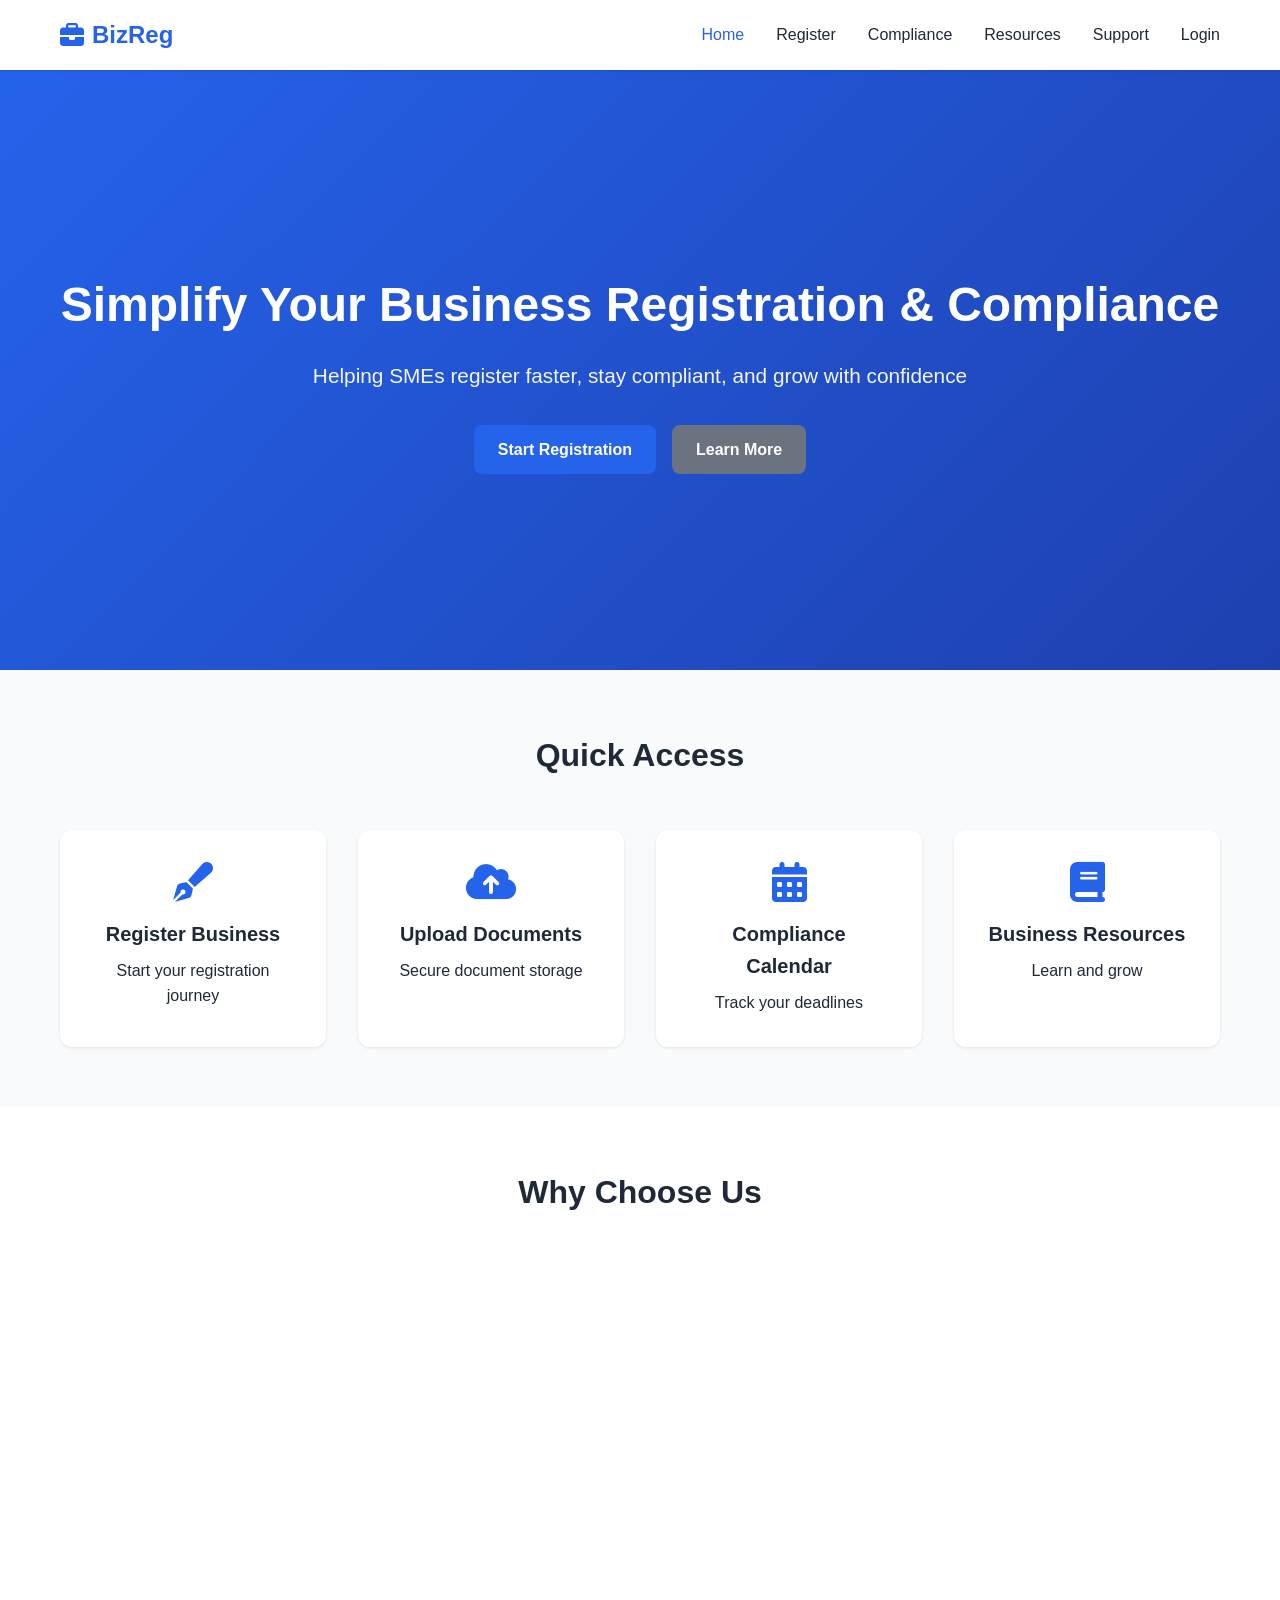
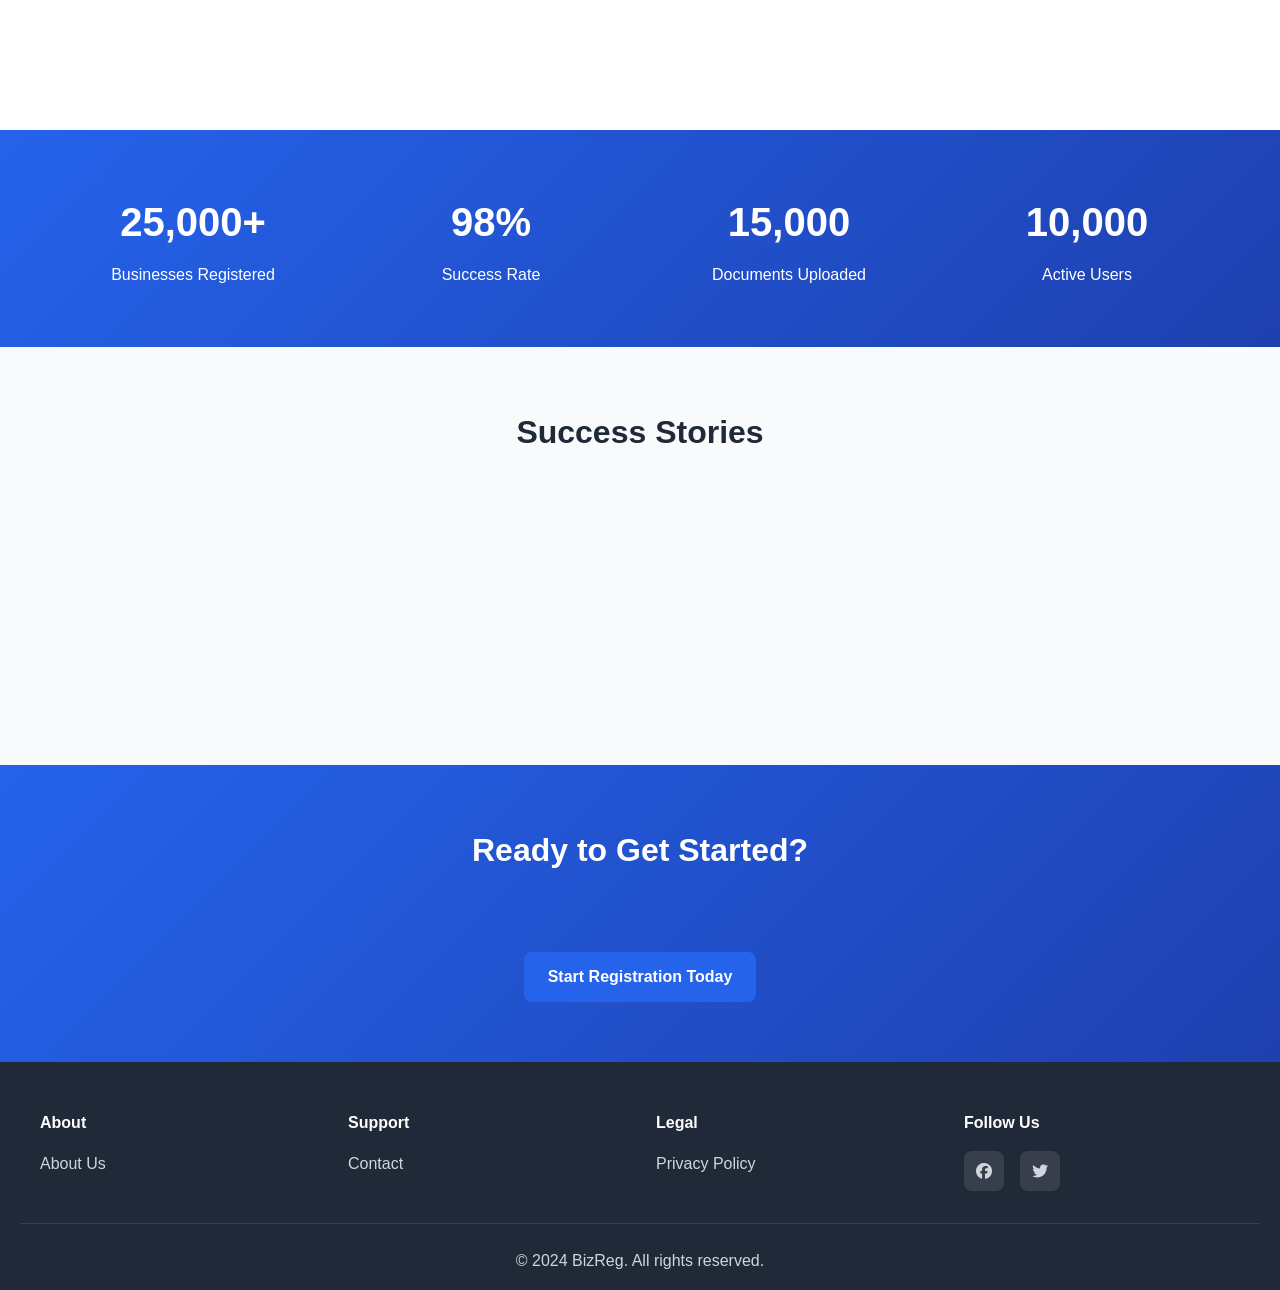
<file: index.html>
<!DOCTYPE html>
<html lang="en">
<head>
    <meta charset="UTF-8">
    <meta name="viewport" content="width=device-width, initial-scale=1.0">
    <title>BizReg - Digital Business Registration Portal</title>
    <link rel="stylesheet" href="assets/styles.css">
    <link rel="stylesheet" href="https://cdnjs.cloudflare.com/ajax/libs/font-awesome/6.4.0/css/all.min.css">
</head>
<body>
    <nav class="navbar">
        <div class="navbar-container">
            <div class="navbar-logo">
                <i class="fas fa-briefcase"></i> BizReg
            </div>
            <ul class="navbar-menu">
                <li><a href="index.html" class="nav-link active">Home</a></li>
                <li><a href="register.html" class="nav-link">Register</a></li>
                <li><a href="compliance.html" class="nav-link">Compliance</a></li>
                <li><a href="resources.html" class="nav-link">Resources</a></li>
                <li><a href="support.html" class="nav-link">Support</a></li>
                <li><a href="login.html" class="nav-link">Login</a></li>
            </ul>
            <div class="hamburger"><span></span><span></span><span></span></div>
        </div>
    </nav>

    <section class="hero">
        <div class="hero-content">
            <h1>Simplify Your Business Registration & Compliance</h1>
            <p>Helping SMEs register faster, stay compliant, and grow with confidence</p>
            <div class="hero-buttons">
                <a href="register.html" class="btn btn-primary">Start Registration</a>
                <a href="#features" class="btn btn-secondary">Learn More</a>
            </div>
        </div>
    </section>

    <section class="quick-access">
        <div class="container">
            <h2>Quick Access</h2>
            <div class="cards-grid">
                <a href="register.html" class="quick-card">
                    <i class="fas fa-pen-fancy"></i>
                    <h3>Register Business</h3>
                    <p>Start your registration journey</p>
                </a>
                <a href="dashboard.html" class="quick-card">
                    <i class="fas fa-cloud-upload-alt"></i>
                    <h3>Upload Documents</h3>
                    <p>Secure document storage</p>
                </a>
                <a href="compliance.html" class="quick-card">
                    <i class="fas fa-calendar-alt"></i>
                    <h3>Compliance Calendar</h3>
                    <p>Track your deadlines</p>
                </a>
                <a href="resources.html" class="quick-card">
                    <i class="fas fa-book"></i>
                    <h3>Business Resources</h3>
                    <p>Learn and grow</p>
                </a>
            </div>
        </div>
    </section>

    <section class="features" id="features">
        <div class="container">
            <h2>Why Choose Us</h2>
            <div class="features-grid">
                <div class="feature-item">
                    <i class="fas fa-check-circle"></i>
                    <h3>Easy Registration</h3>
                    <p>Simple 5-step process</p>
                </div>
                <div class="feature-item">
                    <i class="fas fa-lock"></i>
                    <h3>Secure Document Storage</h3>
                    <p>Bank-level security</p>
                </div>
                <div class="feature-item">
                    <i class="fas fa-bell"></i>
                    <h3>Compliance Reminders</h3>
                    <p>Never miss deadlines</p>
                </div>
                <div class="feature-item">
                    <i class="fas fa-headset"></i>
                    <h3>Expert Support</h3>
                    <p>24/7 available</p>
                </div>
                <div class="feature-item">
                    <i class="fas fa-piggy-bank"></i>
                    <h3>Funding Opportunities</h3>
                    <p>Access to grants</p>
                </div>
                <div class="feature-item">
                    <i class="fas fa-chart-bar"></i>
                    <h3>Analytics & Insights</h3>
                    <p>Track growth</p>
                </div>
            </div>
        </div>
    </section>

    <section class="statistics">
        <div class="container">
            <div class="stats-grid">
                <div class="stat-item"><h3>25,000+</h3><p>Businesses Registered</p></div>
                <div class="stat-item"><h3>98%</h3><p>Success Rate</p></div>
                <div class="stat-item"><h3>15,000</h3><p>Documents Uploaded</p></div>
                <div class="stat-item"><h3>10,000</h3><p>Active Users</p></div>
            </div>
        </div>
    </section>

    <section class="testimonials">
        <div class="container">
            <h2>Success Stories</h2>
            <div class="testimonials-grid">
                <div class="testimonial-card">
                    <div class="stars"><i class="fas fa-star"></i><i class="fas fa-star"></i><i class="fas fa-star"></i><i class="fas fa-star"></i><i class="fas fa-star"></i></div>
                    <p>"BizReg made registering my business incredibly simple!"</p>
                    <h4>- Chioma Okonkwo</h4>
                </div>
                <div class="testimonial-card">
                    <div class="stars"><i class="fas fa-star"></i><i class="fas fa-star"></i><i class="fas fa-star"></i><i class="fas fa-star"></i><i class="fas fa-star"></i></div>
                    <p>"The compliance reminders saved me from missing critical deadlines!"</p>
                    <h4>- Adewale Okafor</h4>
                </div>
                <div class="testimonial-card">
                    <div class="stars"><i class="fas fa-star"></i><i class="fas fa-star"></i><i class="fas fa-star"></i><i class="fas fa-star"></i><i class="fas fa-star"></i></div>
                    <p>"The resources and mentorship helped me understand compliance!"</p>
                    <h4>- Zainab Ibrahim</h4>
                </div>
            </div>
        </div>
    </section>

    <section class="cta">
        <div class="container">
            <h2>Ready to Get Started?</h2>
            <p>Join thousands of successful businesses</p>
            <a href="register.html" class="btn btn-primary">Start Registration Today</a>
        </div>
    </section>

    <footer class="footer">
        <div class="footer-container">
            <div class="footer-section">
                <h4>About</h4>
                <ul><li><a href="#">About Us</a></li></ul>
            </div>
            <div class="footer-section">
                <h4>Support</h4>
                <ul><li><a href="support.html">Contact</a></li></ul>
            </div>
            <div class="footer-section">
                <h4>Legal</h4>
                <ul><li><a href="#">Privacy Policy</a></li></ul>
            </div>
            <div class="footer-section">
                <h4>Follow Us</h4>
                <div class="social-links">
                    <a href="#"><i class="fab fa-facebook"></i></a>
                    <a href="#"><i class="fab fa-twitter"></i></a>
                </div>
            </div>
        </div>
        <div class="footer-bottom">
            <p>&copy; 2024 BizReg. All rights reserved.</p>
        </div>
    </footer>
    <script src="assets/script.js"></script>
</body>
</html>
</file>
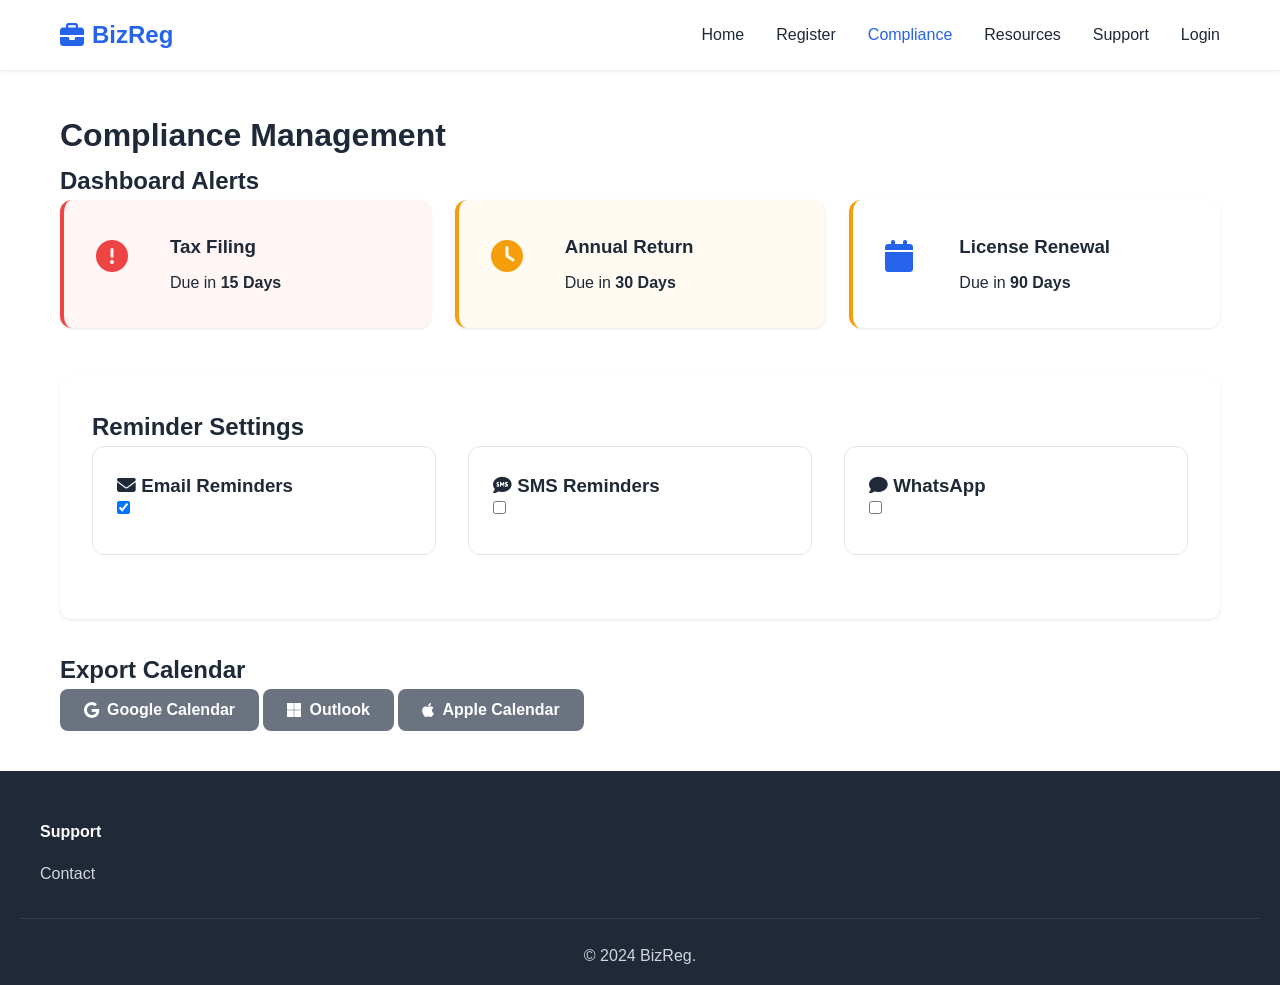
<file: compliance.html>
<!DOCTYPE html>
<html lang="en">
<head>
    <meta charset="UTF-8">
    <meta name="viewport" content="width=device-width, initial-scale=1.0">
    <title>Compliance - BizReg</title>
    <link rel="stylesheet" href="assets/styles.css">
    <link rel="stylesheet" href="https://cdnjs.cloudflare.com/ajax/libs/font-awesome/6.4.0/css/all.min.css">
</head>
<body>
    <nav class="navbar">
        <div class="navbar-container">
            <div class="navbar-logo"><i class="fas fa-briefcase"></i> BizReg</div>
            <ul class="navbar-menu">
                <li><a href="index.html" class="nav-link">Home</a></li>
                <li><a href="register.html" class="nav-link">Register</a></li>
                <li><a href="compliance.html" class="nav-link active">Compliance</a></li>
                <li><a href="resources.html" class="nav-link">Resources</a></li>
                <li><a href="support.html" class="nav-link">Support</a></li>
                <li><a href="login.html" class="nav-link">Login</a></li>
            </ul>
            <div class="hamburger"><span></span><span></span><span></span></div>
        </div>
    </nav>

    <div class="container compliance-page">
        <h1>Compliance Management</h1>

        <section class="compliance-alerts">
            <h2>Dashboard Alerts</h2>
            <div class="alerts-grid">
                <div class="alert-box urgent"><div class="alert-icon"><i class="fas fa-exclamation-circle"></i></div><div class="alert-content"><h3>Tax Filing</h3><p>Due in <strong>15 Days</strong></p></div></div>
                <div class="alert-box warning"><div class="alert-icon"><i class="fas fa-clock"></i></div><div class="alert-content"><h3>Annual Return</h3><p>Due in <strong>30 Days</strong></p></div></div>
                <div class="alert-box"><div class="alert-icon"><i class="fas fa-calendar"></i></div><div class="alert-content"><h3>License Renewal</h3><p>Due in <strong>90 Days</strong></p></div></div>
            </div>
        </section>

        <section class="reminder-settings">
            <h2>Reminder Settings</h2>
            <div class="settings-cards">
                <div class="setting-card">
                    <h3><i class="fas fa-envelope"></i> Email Reminders</h3>
                    <div class="toggle-switch"><input type="checkbox" id="emailToggle" checked><label for="emailToggle"></label></div>
                </div>
                <div class="setting-card">
                    <h3><i class="fas fa-sms"></i> SMS Reminders</h3>
                    <div class="toggle-switch"><input type="checkbox" id="smsToggle"><label for="smsToggle"></label></div>
                </div>
                <div class="setting-card">
                    <h3><i class="fas fa-comment"></i> WhatsApp</h3>
                    <div class="toggle-switch"><input type="checkbox" id="whatsappToggle"><label for="whatsappToggle"></label></div>
                </div>
            </div>
        </section>

        <section class="calendar-export">
            <h2>Export Calendar</h2>
            <div class="export-buttons">
                <button class="btn btn-secondary"><i class="fab fa-google"></i> Google Calendar</button>
                <button class="btn btn-secondary"><i class="fab fa-microsoft"></i> Outlook</button>
                <button class="btn btn-secondary"><i class="fab fa-apple"></i> Apple Calendar</button>
            </div>
        </section>
    </div>

    <footer class="footer">
        <div class="footer-container">
            <div class="footer-section"><h4>Support</h4><ul><li><a href="support.html">Contact</a></li></ul></div>
        </div>
        <div class="footer-bottom"><p>&copy; 2024 BizReg.</p></div>
    </footer>
    <script src="assets/script.js"></script>
</body>
</html>
</file>
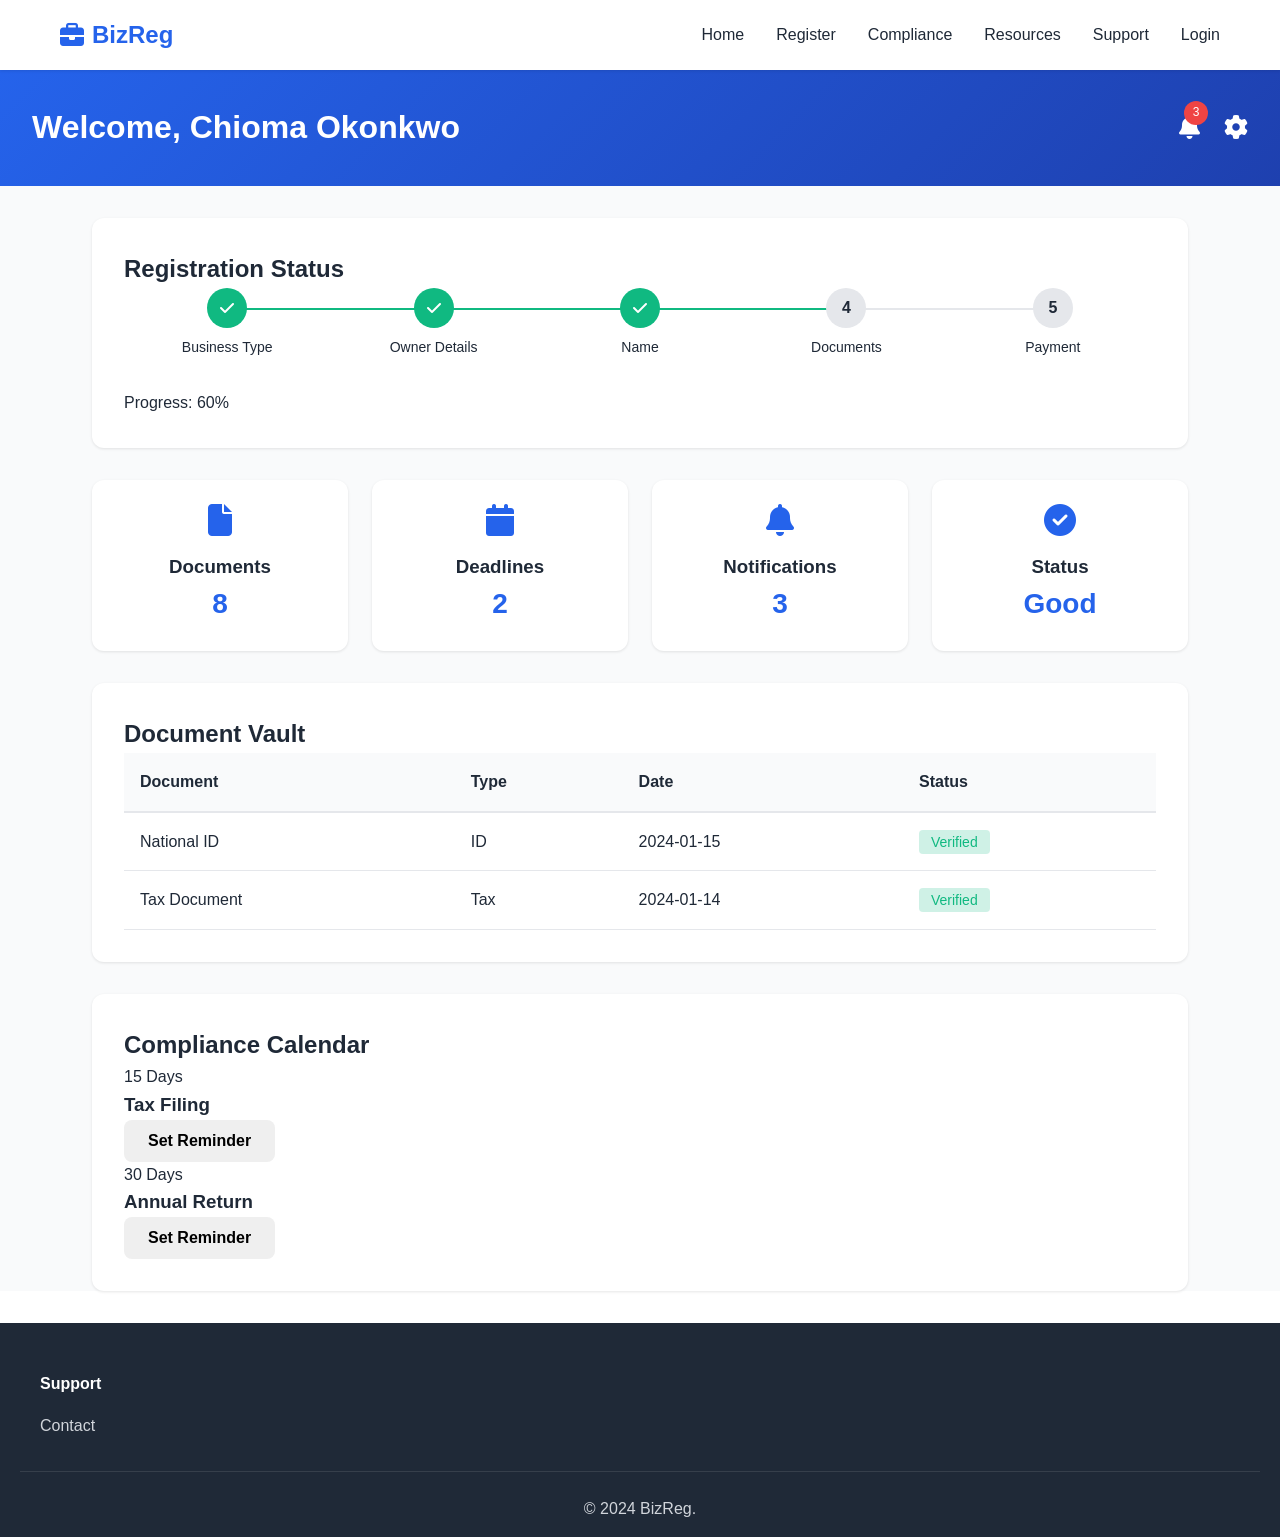
<file: dashboard.html>
<!DOCTYPE html>
<html lang="en">
<head>
    <meta charset="UTF-8">
    <meta name="viewport" content="width=device-width, initial-scale=1.0">
    <title>Dashboard - BizReg</title>
    <link rel="stylesheet" href="assets/styles.css">
    <link rel="stylesheet" href="https://cdnjs.cloudflare.com/ajax/libs/font-awesome/6.4.0/css/all.min.css">
</head>
<body>
    <nav class="navbar">
        <div class="navbar-container">
            <div class="navbar-logo"><i class="fas fa-briefcase"></i> BizReg</div>
            <ul class="navbar-menu">
                <li><a href="index.html" class="nav-link">Home</a></li>
                <li><a href="register.html" class="nav-link">Register</a></li>
                <li><a href="compliance.html" class="nav-link">Compliance</a></li>
                <li><a href="resources.html" class="nav-link">Resources</a></li>
                <li><a href="support.html" class="nav-link">Support</a></li>
                <li><a href="login.html" class="nav-link">Login</a></li>
            </ul>
            <div class="hamburger"><span></span><span></span><span></span></div>
        </div>
    </nav>

    <div class="dashboard-container">
        <div class="dashboard-header">
            <h1>Welcome, Chioma Okonkwo</h1>
            <div class="dashboard-top-icons">
                <div class="notification-icon"><i class="fas fa-bell"></i><span class="badge">3</span></div>
                <div class="settings-icon"><i class="fas fa-cog"></i></div>
            </div>
        </div>

        <div class="container">
            <section class="dashboard-section">
                <h2>Registration Status</h2>
                <div class="registration-tracker">
                    <div class="tracker-step completed"><div class="step-circle"><i class="fas fa-check"></i></div><p>Business Type</p></div>
                    <div class="tracker-step completed"><div class="step-circle"><i class="fas fa-check"></i></div><p>Owner Details</p></div>
                    <div class="tracker-step completed"><div class="step-circle"><i class="fas fa-check"></i></div><p>Name</p></div>
                    <div class="tracker-step"><div class="step-circle">4</div><p>Documents</p></div>
                    <div class="tracker-step"><div class="step-circle">5</div><p>Payment</p></div>
                </div>
                <div class="progress-bar-full"><div class="progress-fill" style="width: 60%;"></div></div>
                <p class="progress-text">Progress: 60%</p>
            </section>

            <section class="quick-stats">
                <div class="stat-card"><i class="fas fa-file"></i><h3>Documents</h3><p class="stat-number">8</p></div>
                <div class="stat-card"><i class="fas fa-calendar"></i><h3>Deadlines</h3><p class="stat-number">2</p></div>
                <div class="stat-card"><i class="fas fa-bell"></i><h3>Notifications</h3><p class="stat-number">3</p></div>
                <div class="stat-card"><i class="fas fa-check-circle"></i><h3>Status</h3><p class="stat-number">Good</p></div>
            </section>

            <section class="dashboard-section">
                <h2>Document Vault</h2>
                <div class="documents-table">
                    <table>
                        <thead>
                            <tr>
                                <th>Document</th><th>Type</th><th>Date</th><th>Status</th>
                            </tr>
                        </thead>
                        <tbody>
                            <tr>
                                <td>National ID</td><td>ID</td><td>2024-01-15</td><td><span class="badge-success">Verified</span></td>
                            </tr>
                            <tr>
                                <td>Tax Document</td><td>Tax</td><td>2024-01-14</td><td><span class="badge-success">Verified</span></td>
                            </tr>
                        </tbody>
                    </table>
                </div>
            </section>

            <section class="dashboard-section">
                <h2>Compliance Calendar</h2>
                <div class="compliance-deadlines">
                    <div class="deadline-card urgent"><div class="deadline-date">15 Days</div><h3>Tax Filing</h3><button class="btn btn-small">Set Reminder</button></div>
                    <div class="deadline-card warning"><div class="deadline-date">30 Days</div><h3>Annual Return</h3><button class="btn btn-small">Set Reminder</button></div>
                </div>
            </section>
        </div>
    </div>

    <footer class="footer">
        <div class="footer-container">
            <div class="footer-section"><h4>Support</h4><ul><li><a href="support.html">Contact</a></li></ul></div>
        </div>
        <div class="footer-bottom"><p>&copy; 2024 BizReg.</p></div>
    </footer>
    <script src="assets/script.js"></script>
</body>
</html>
</file>
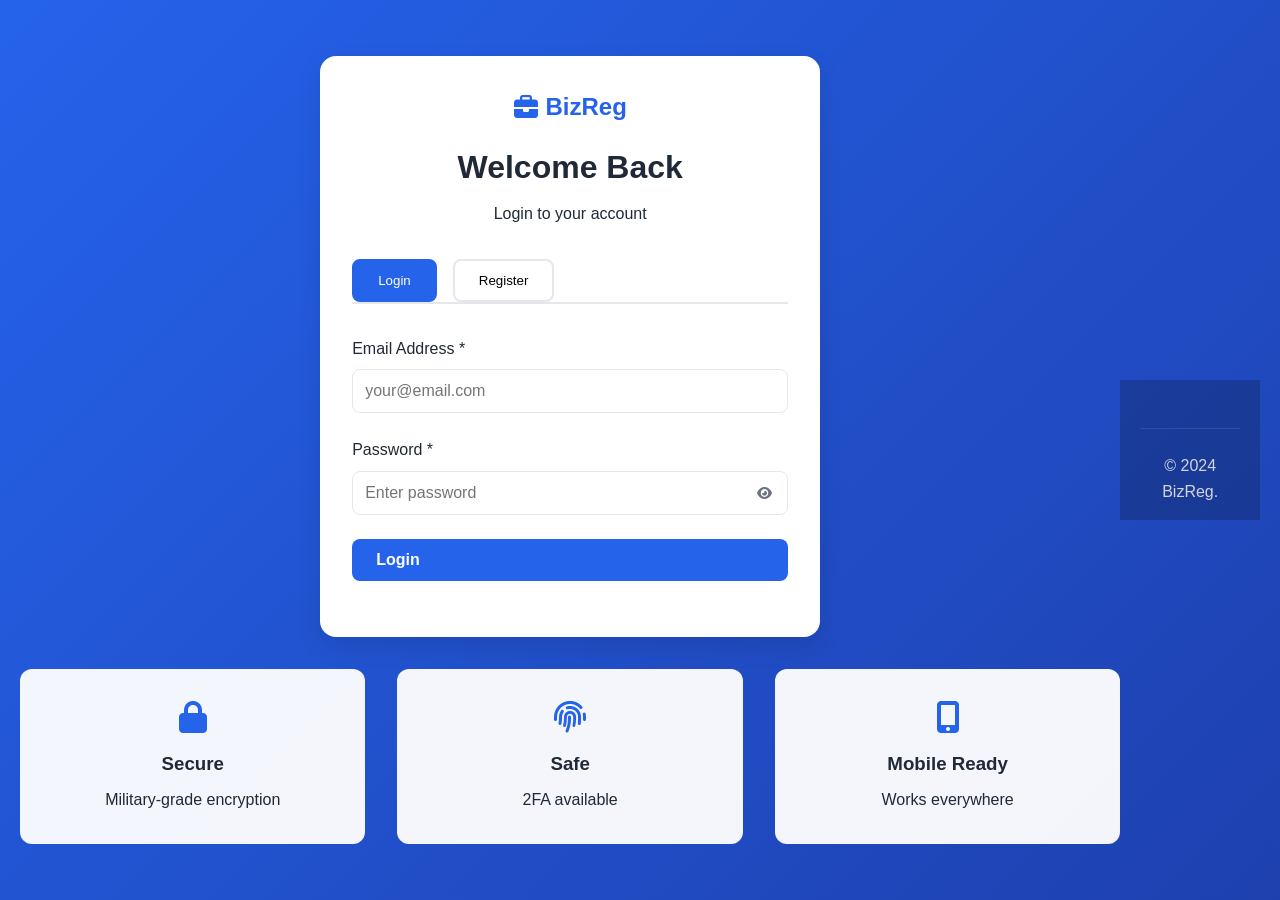
<file: login.html>
<!DOCTYPE html>
<html lang="en">
<head>
    <meta charset="UTF-8">
    <meta name="viewport" content="width=device-width, initial-scale=1.0">
    <title>Login - BizReg</title>
    <link rel="stylesheet" href="assets/styles.css">
    <link rel="stylesheet" href="https://cdnjs.cloudflare.com/ajax/libs/font-awesome/6.4.0/css/all.min.css">
</head>
<body class="auth-page">
    <div class="auth-container">
        <div class="auth-box">
            <div class="auth-header">
                <div class="logo"><i class="fas fa-briefcase"></i><span>BizReg</span></div>
                <h1>Welcome Back</h1>
                <p>Login to your account</p>
            </div>

            <div class="auth-tabs">
                <button class="tab-button active" data-tab="login">Login</button>
                <button class="tab-button" data-tab="register">Register</button>
            </div>

            <div class="tab-content active" id="login-tab">
                <form class="auth-form" id="loginForm">
                    <div class="form-group">
                        <label>Email Address *</label>
                        <input type="email" required placeholder="your@email.com">
                    </div>
                    <div class="form-group">
                        <label>Password *</label>
                        <div class="password-input">
                            <input type="password" required placeholder="Enter password" id="loginPassword">
                            <button type="button" class="password-toggle" onclick="togglePassword('loginPassword')"><i class="fas fa-eye"></i></button>
                        </div>
                    </div>
                    <button type="submit" class="btn btn-primary full-width">Login</button>
                </form>
            </div>

            <div class="tab-content" id="register-tab">
                <form class="auth-form" id="registerForm">
                    <div class="form-group">
                        <label>Full Name *</label>
                        <input type="text" required placeholder="Your name">
                    </div>
                    <div class="form-group">
                        <label>Email *</label>
                        <input type="email" required placeholder="your@email.com">
                    </div>
                    <div class="form-group">
                        <label>Password *</label>
                        <input type="password" required placeholder="Create password" id="registerPassword">
                    </div>
                    <button type="submit" class="btn btn-primary full-width">Create Account</button>
                </form>
            </div>
        </div>

        <div class="auth-info">
            <div class="info-item"><i class="fas fa-lock"></i><h3>Secure</h3><p>Military-grade encryption</p></div>
            <div class="info-item"><i class="fas fa-fingerprint"></i><h3>Safe</h3><p>2FA available</p></div>
            <div class="info-item"><i class="fas fa-mobile-alt"></i><h3>Mobile Ready</h3><p>Works everywhere</p></div>
        </div>
    </div>

    <footer class="footer auth-footer">
        <div class="footer-bottom">
            <p>&copy; 2024 BizReg.</p>
        </div>
    </footer>

    <script src="assets/script.js"></script>
    <script>
        document.querySelectorAll('.tab-button').forEach(button => {
            button.addEventListener('click', function() {
                const tabName = this.getAttribute('data-tab');
                document.querySelectorAll('.tab-button').forEach(b => b.classList.remove('active'));
                document.querySelectorAll('.tab-content').forEach(c => c.classList.remove('active'));
                this.classList.add('active');
                document.getElementById(tabName + '-tab').classList.add('active');
            });
        });
        function togglePassword(inputId) {
            const input = document.getElementById(inputId);
            input.type = input.type === 'password' ? 'text' : 'password';
        }
    </script>
</body>
</html>
</file>
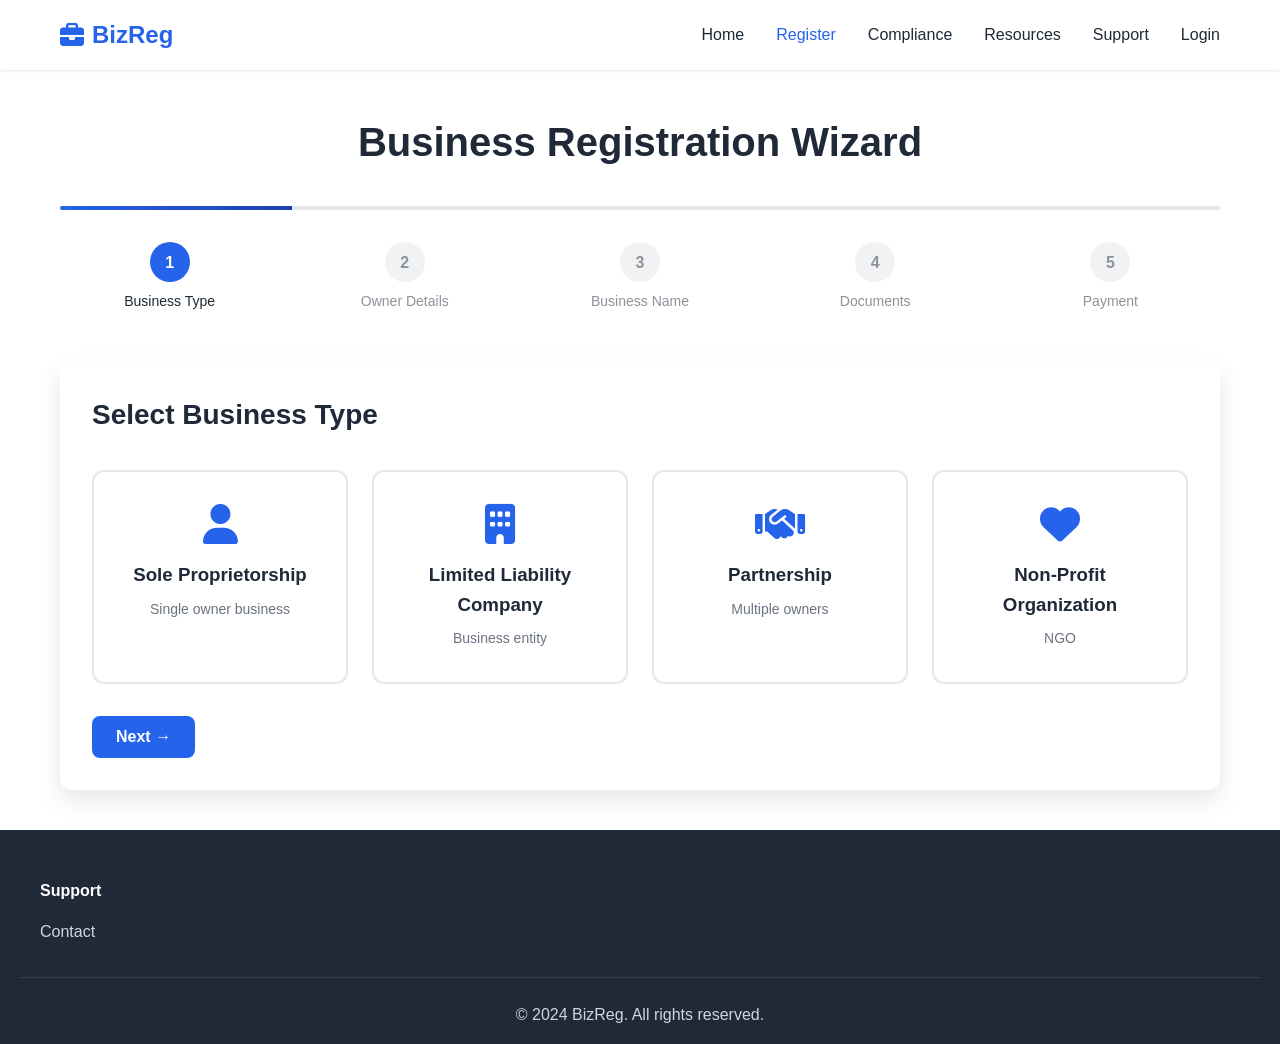
<file: register.html>
<!DOCTYPE html>
<html lang="en">
<head>
    <meta charset="UTF-8">
    <meta name="viewport" content="width=device-width, initial-scale=1.0">
    <title>Register Business - BizReg</title>
    <link rel="stylesheet" href="assets/styles.css">
    <link rel="stylesheet" href="https://cdnjs.cloudflare.com/ajax/libs/font-awesome/6.4.0/css/all.min.css">
</head>
<body>
    <nav class="navbar">
        <div class="navbar-container">
            <div class="navbar-logo"><i class="fas fa-briefcase"></i> BizReg</div>
            <ul class="navbar-menu">
                <li><a href="index.html" class="nav-link">Home</a></li>
                <li><a href="register.html" class="nav-link active">Register</a></li>
                <li><a href="compliance.html" class="nav-link">Compliance</a></li>
                <li><a href="resources.html" class="nav-link">Resources</a></li>
                <li><a href="support.html" class="nav-link">Support</a></li>
                <li><a href="login.html" class="nav-link">Login</a></li>
            </ul>
            <div class="hamburger"><span></span><span></span><span></span></div>
        </div>
    </nav>

    <div class="container registration-page">
        <h1>Business Registration Wizard</h1>
        <div class="wizard-progress">
            <div class="progress-bar"><div class="progress-fill" id="progressFill"></div></div>
            <div class="progress-steps">
                <div class="step active" data-step="1"><span class="step-number">1</span><span class="step-label">Business Type</span></div>
                <div class="step" data-step="2"><span class="step-number">2</span><span class="step-label">Owner Details</span></div>
                <div class="step" data-step="3"><span class="step-number">3</span><span class="step-label">Business Name</span></div>
                <div class="step" data-step="4"><span class="step-number">4</span><span class="step-label">Documents</span></div>
                <div class="step" data-step="5"><span class="step-number">5</span><span class="step-label">Payment</span></div>
            </div>
        </div>

        <div class="wizard-container">
            <div class="wizard-step active" id="step1">
                <h2>Select Business Type</h2>
                <div class="business-types">
                    <div class="type-card" data-type="sole"><i class="fas fa-user"></i><h3>Sole Proprietorship</h3><p>Single owner business</p></div>
                    <div class="type-card" data-type="llc"><i class="fas fa-building"></i><h3>Limited Liability Company</h3><p>Business entity</p></div>
                    <div class="type-card" data-type="partnership"><i class="fas fa-handshake"></i><h3>Partnership</h3><p>Multiple owners</p></div>
                    <div class="type-card" data-type="ngo"><i class="fas fa-heart"></i><h3>Non-Profit Organization</h3><p>NGO</p></div>
                </div>
                <button class="btn btn-primary" onclick="nextStep(2)">Next →</button>
            </div>

            <div class="wizard-step" id="step2">
                <h2>Owner Details</h2>
                <form id="ownerForm">
                    <div class="form-group"><label>Full Name *</label><input type="text" required placeholder="Enter your full name"></div>
                    <div class="form-group"><label>Email Address *</label><input type="email" required placeholder="Enter your email"></div>
                    <div class="form-group"><label>Phone Number *</label><input type="tel" required placeholder="Enter your phone"></div>
                    <div class="form-group"><label>National ID *</label><input type="text" required placeholder="Enter NIN"></div>
                    <div class="form-group"><label>BVN *</label><input type="text" required placeholder="Enter BVN"></div>
                </form>
                <div class="wizard-buttons">
                    <button class="btn btn-secondary" onclick="prevStep(1)">← Back</button>
                    <button class="btn btn-primary" onclick="nextStep(3)">Next →</button>
                </div>
            </div>

            <div class="wizard-step" id="step3">
                <h2>Business Name Search</h2>
                <div class="form-group"><label>Business Name *</label><input type="text" required placeholder="Enter name" id="businessName"><button type="button" class="btn btn-secondary small" onclick="searchBusinessName()">Search</button></div>
                <div id="searchResult"></div>
                <div class="wizard-buttons">
                    <button class="btn btn-secondary" onclick="prevStep(2)">← Back</button>
                    <button class="btn btn-primary" onclick="nextStep(4)">Next →</button>
                </div>
            </div>

            <div class="wizard-step" id="step4">
                <h2>Upload Documents</h2>
                <div class="documents-upload">
                    <div class="upload-area" ondrop="handleDrop(event)" ondragover="handleDragOver(event)">
                        <i class="fas fa-cloud-upload-alt"></i>
                        <p>Drag & Drop files here or click to browse</p>
                        <input type="file" multiple accept=".pdf,.jpg,.png">
                    </div>
                </div>
                <div class="wizard-buttons">
                    <button class="btn btn-secondary" onclick="prevStep(3)">← Back</button>
                    <button class="btn btn-primary" onclick="nextStep(5)">Next →</button>
                </div>
            </div>

            <div class="wizard-step" id="step5">
                <h2>Payment & Submission</h2>
                <h3>Registration Fee: ₦2,500</h3>
                <div class="payment-methods">
                    <div class="payment-method"><input type="radio" name="payment" value="card" id="card"><label for="card"><i class="fas fa-credit-card"></i> Debit Card</label></div>
                    <div class="payment-method"><input type="radio" name="payment" value="transfer" id="transfer"><label for="transfer"><i class="fas fa-bank"></i> Bank Transfer</label></div>
                    <div class="payment-method"><input type="radio" name="payment" value="ussd" id="ussd"><label for="ussd"><i class="fas fa-mobile-alt"></i> USSD</label></div>
                </div>
                <div class="terms-checkbox"><input type="checkbox" id="terms" required><label for="terms">I agree to Terms & Conditions</label></div>
                <div class="wizard-buttons">
                    <button class="btn btn-secondary" onclick="prevStep(4)">← Back</button>
                    <button class="btn btn-primary" onclick="submitApplication()">Submit</button>
                </div>
            </div>
        </div>
    </div>

    <footer class="footer">
        <div class="footer-container">
            <div class="footer-section"><h4>Support</h4><ul><li><a href="support.html">Contact</a></li></ul></div>
        </div>
        <div class="footer-bottom"><p>&copy; 2024 BizReg. All rights reserved.</p></div>
    </footer>
    <script src="assets/script.js"></script>
</body>
</html>
</file>
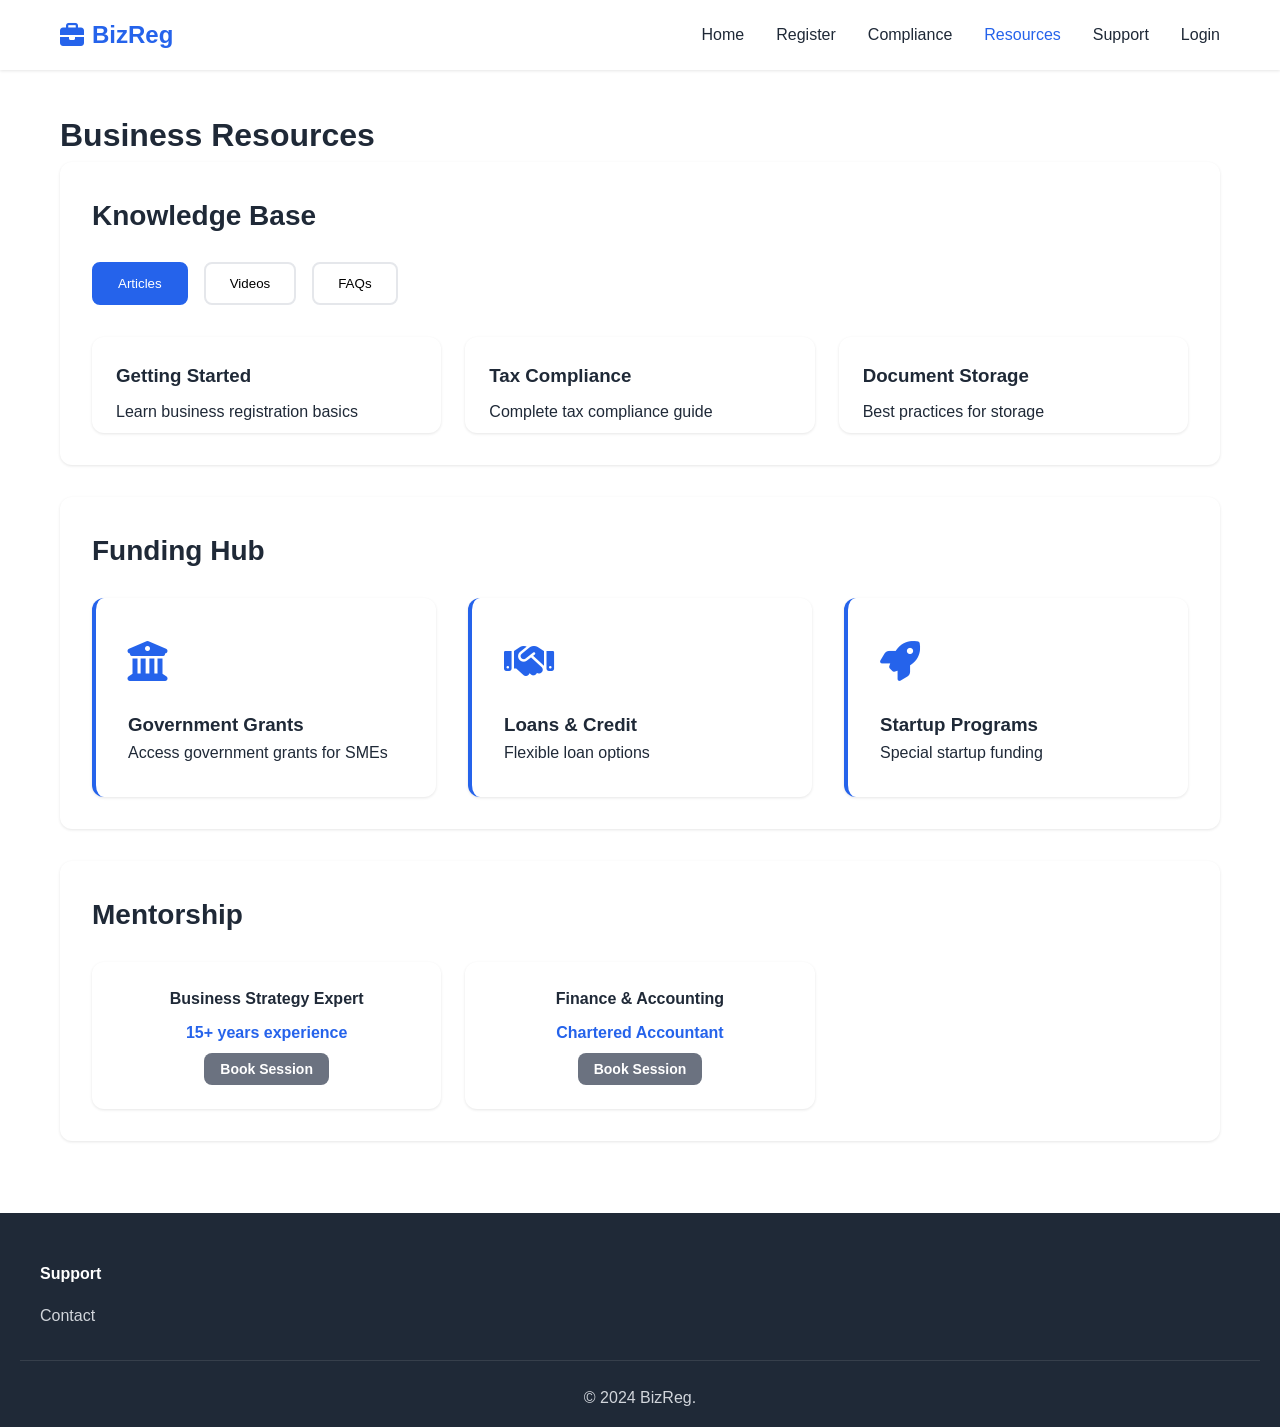
<file: resources.html>
<!DOCTYPE html>
<html lang="en">
<head>
    <meta charset="UTF-8">
    <meta name="viewport" content="width=device-width, initial-scale=1.0">
    <title>Resources - BizReg</title>
    <link rel="stylesheet" href="assets/styles.css">
    <link rel="stylesheet" href="https://cdnjs.cloudflare.com/ajax/libs/font-awesome/6.4.0/css/all.min.css">
</head>
<body>
    <nav class="navbar">
        <div class="navbar-container">
            <div class="navbar-logo"><i class="fas fa-briefcase"></i> BizReg</div>
            <ul class="navbar-menu">
                <li><a href="index.html" class="nav-link">Home</a></li>
                <li><a href="register.html" class="nav-link">Register</a></li>
                <li><a href="compliance.html" class="nav-link">Compliance</a></li>
                <li><a href="resources.html" class="nav-link active">Resources</a></li>
                <li><a href="support.html" class="nav-link">Support</a></li>
                <li><a href="login.html" class="nav-link">Login</a></li>
            </ul>
            <div class="hamburger"><span></span><span></span><span></span></div>
        </div>
    </nav>

    <div class="container resources-page">
        <h1>Business Resources</h1>

        <section class="resource-section">
            <h2>Knowledge Base</h2>
            <div class="resource-tabs">
                <button class="tab-button active" data-tab="articles">Articles</button>
                <button class="tab-button" data-tab="videos">Videos</button>
                <button class="tab-button" data-tab="faqs">FAQs</button>
            </div>
            <div class="tab-content active" id="articles-tab">
                <div class="articles-grid">
                    <div class="resource-card"><h3>Getting Started</h3><p>Learn business registration basics</p></div>
                    <div class="resource-card"><h3>Tax Compliance</h3><p>Complete tax compliance guide</p></div>
                    <div class="resource-card"><h3>Document Storage</h3><p>Best practices for storage</p></div>
                </div>
            </div>
        </section>

        <section class="resource-section" id="funding">
            <h2>Funding Hub</h2>
            <div class="funding-grid">
                <div class="funding-card">
                    <div class="funding-icon"><i class="fas fa-university"></i></div>
                    <h3>Government Grants</h3>
                    <p>Access government grants for SMEs</p>
                </div>
                <div class="funding-card">
                    <div class="funding-icon"><i class="fas fa-handshake"></i></div>
                    <h3>Loans & Credit</h3>
                    <p>Flexible loan options</p>
                </div>
                <div class="funding-card">
                    <div class="funding-icon"><i class="fas fa-rocket"></i></div>
                    <h3>Startup Programs</h3>
                    <p>Special startup funding</p>
                </div>
            </div>
        </section>

        <section class="resource-section" id="mentorship">
            <h2>Mentorship</h2>
            <div class="mentors-list">
                <div class="mentor-card">
                    <h4>Business Strategy Expert</h4>
                    <p class="specialty">15+ years experience</p>
                    <button class="btn btn-secondary small">Book Session</button>
                </div>
                <div class="mentor-card">
                    <h4>Finance & Accounting</h4>
                    <p class="specialty">Chartered Accountant</p>
                    <button class="btn btn-secondary small">Book Session</button>
                </div>
            </div>
        </section>
    </div>

    <footer class="footer">
        <div class="footer-container">
            <div class="footer-section"><h4>Support</h4><ul><li><a href="support.html">Contact</a></li></ul></div>
        </div>
        <div class="footer-bottom"><p>&copy; 2024 BizReg.</p></div>
    </footer>
    <script src="assets/script.js"></script>
</body>
</html>
</file>
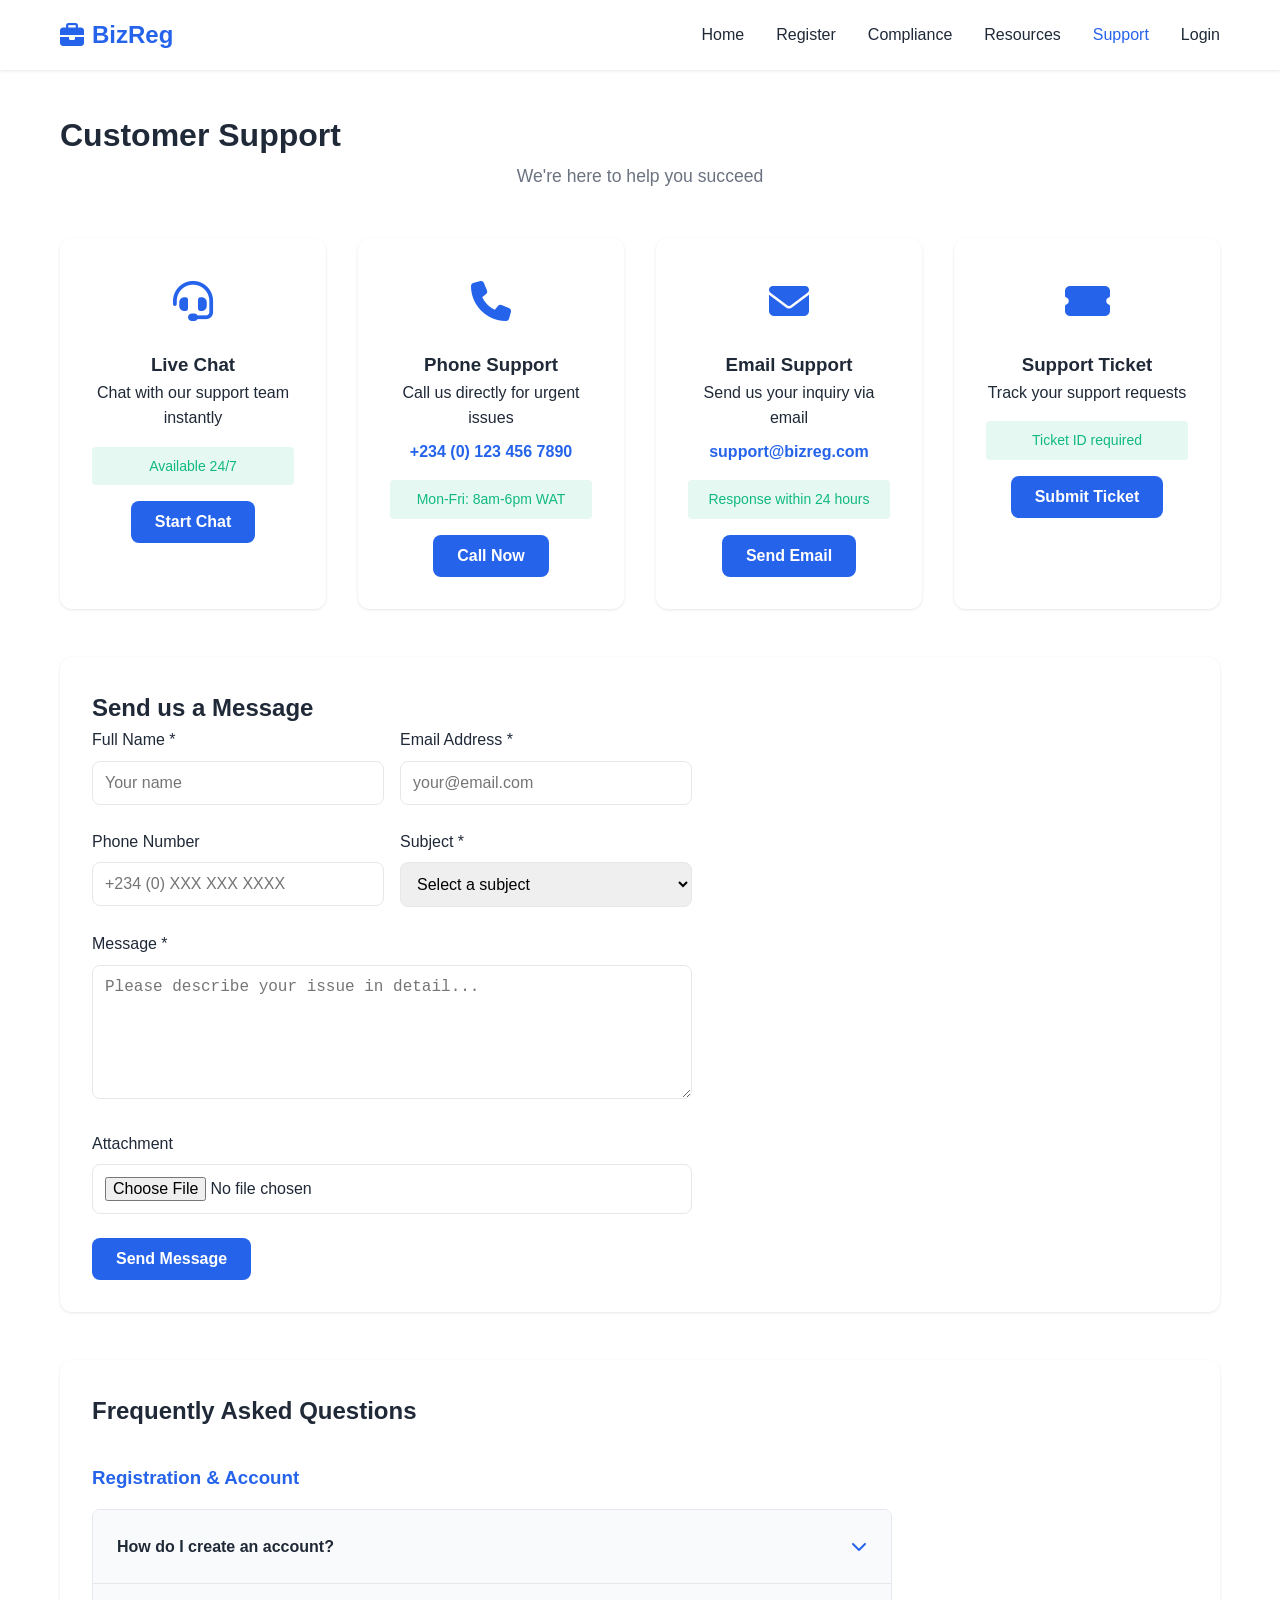
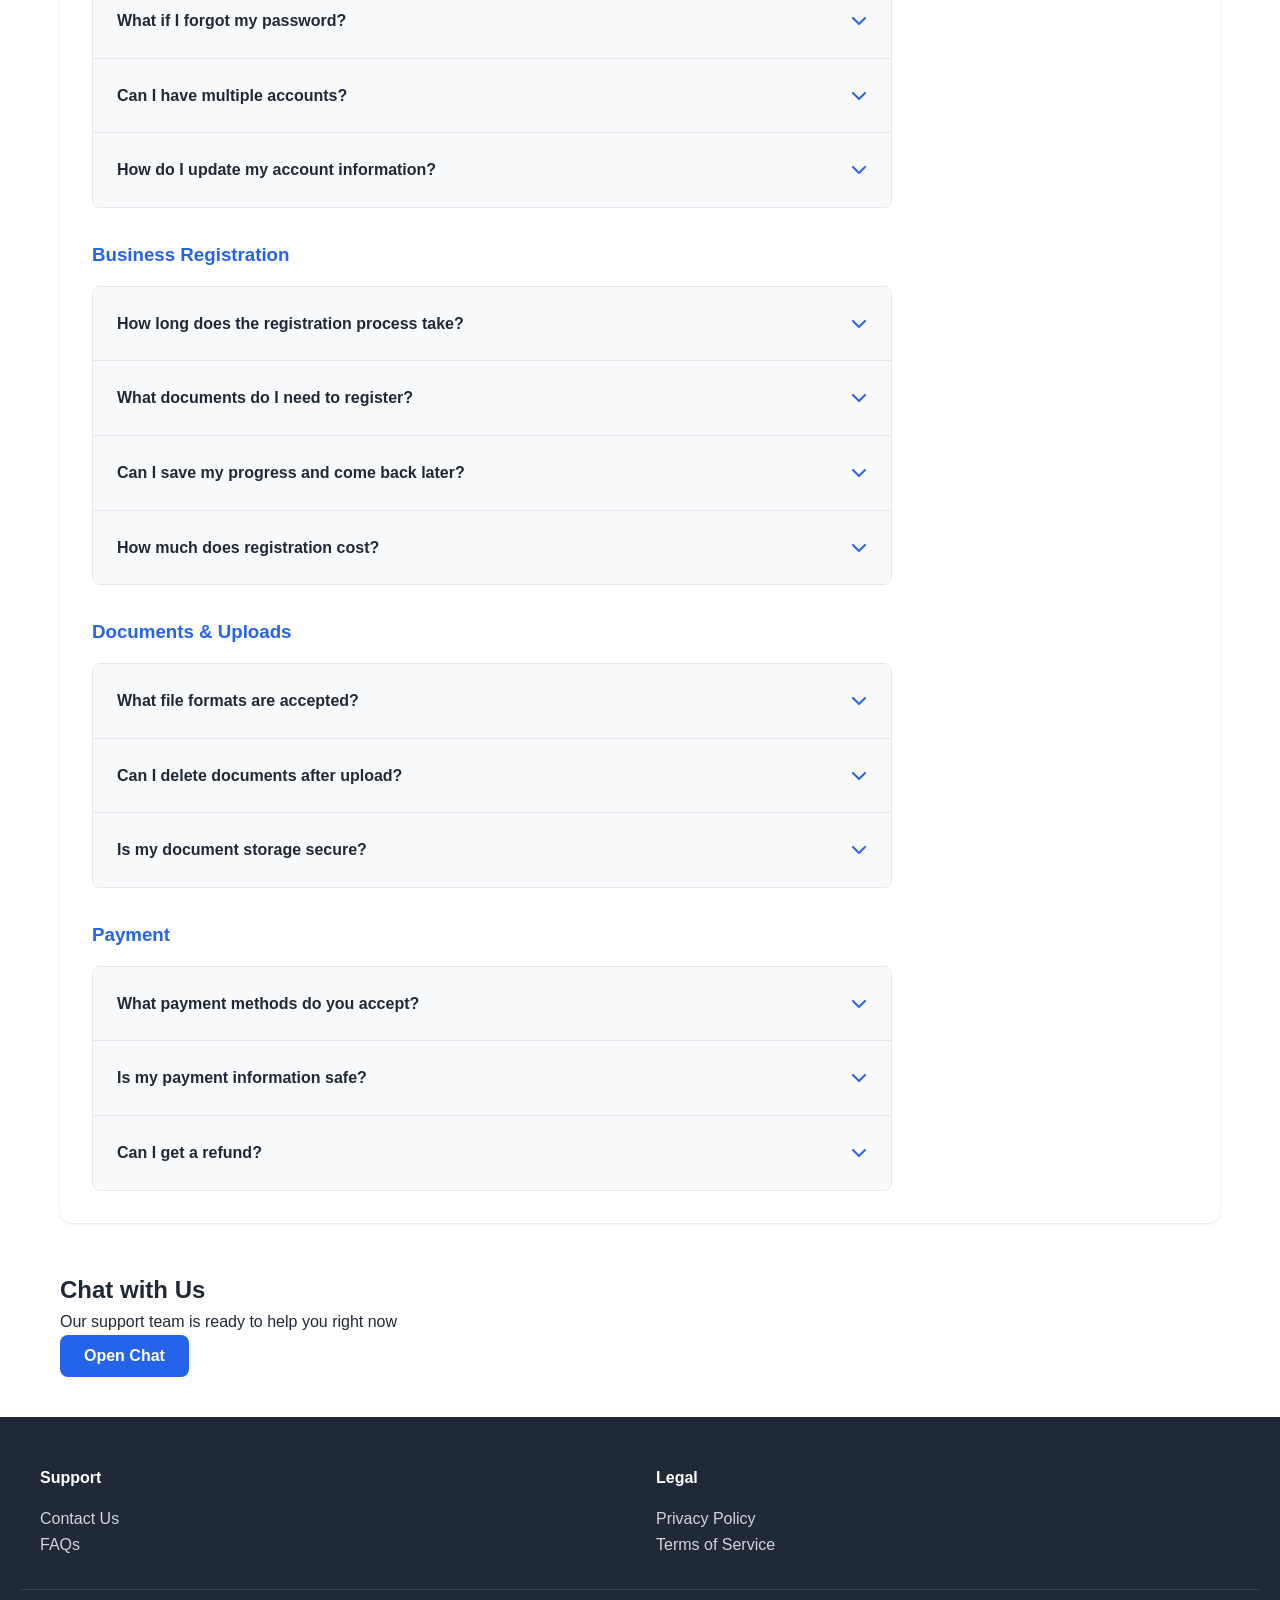
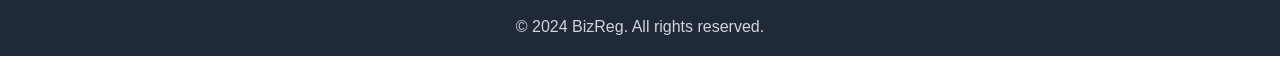
<file: support.html>
<!DOCTYPE html>
<html lang="en">
<head>
    <meta charset="UTF-8">
    <meta name="viewport" content="width=device-width, initial-scale=1.0">
    <title>Support - BizReg</title>
    <link rel="stylesheet" href="assets/styles.css">
    <link rel="stylesheet" href="https://cdnjs.cloudflare.com/ajax/libs/font-awesome/6.4.0/css/all.min.css">
</head>
<body>
    <nav class="navbar">
        <div class="navbar-container">
            <div class="navbar-logo">
                <i class="fas fa-briefcase"></i> BizReg
            </div>
            <ul class="navbar-menu">
                <li><a href="index.html" class="nav-link">Home</a></li>
                <li><a href="register.html" class="nav-link">Register</a></li>
                <li><a href="compliance.html" class="nav-link">Compliance</a></li>
                <li><a href="resources.html" class="nav-link">Resources</a></li>
                <li><a href="support.html" class="nav-link active">Support</a></li>
                <li><a href="login.html" class="nav-link">Login</a></li>
            </ul>
            <div class="hamburger">
                <span></span><span></span><span></span>
            </div>
        </div>
    </nav>

    <div class="container support-page">
        <h1>Customer Support</h1>
        <p class="page-subtitle">We're here to help you succeed</p>

        <!-- Support Options -->
        <section class="support-options">
            <div class="option-card">
                <div class="option-icon">
                    <i class="fas fa-headset"></i>
                </div>
                <h3>Live Chat</h3>
                <p>Chat with our support team instantly</p>
                <div class="availability">Available 24/7</div>
                <button class="btn btn-primary">Start Chat</button>
            </div>

            <div class="option-card">
                <div class="option-icon">
                    <i class="fas fa-phone"></i>
                </div>
                <h3>Phone Support</h3>
                <p>Call us directly for urgent issues</p>
                <p class="contact-info">+234 (0) 123 456 7890</p>
                <div class="availability">Mon-Fri: 8am-6pm WAT</div>
                <button class="btn btn-primary">Call Now</button>
            </div>

            <div class="option-card">
                <div class="option-icon">
                    <i class="fas fa-envelope"></i>
                </div>
                <h3>Email Support</h3>
                <p>Send us your inquiry via email</p>
                <p class="contact-info">support@bizreg.com</p>
                <div class="availability">Response within 24 hours</div>
                <button class="btn btn-primary">Send Email</button>
            </div>

            <div class="option-card">
                <div class="option-icon">
                    <i class="fas fa-ticket-alt"></i>
                </div>
                <h3>Support Ticket</h3>
                <p>Track your support requests</p>
                <div class="availability">Ticket ID required</div>
                <button class="btn btn-primary">Submit Ticket</button>
            </div>
        </section>

        <!-- Contact Form -->
        <section class="contact-form-section">
            <h2>Send us a Message</h2>
            <form class="contact-form" id="contactForm">
                <div class="form-row">
                    <div class="form-group">
                        <label>Full Name *</label>
                        <input type="text" required placeholder="Your name">
                    </div>
                    <div class="form-group">
                        <label>Email Address *</label>
                        <input type="email" required placeholder="your@email.com">
                    </div>
                </div>

                <div class="form-row">
                    <div class="form-group">
                        <label>Phone Number</label>
                        <input type="tel" placeholder="+234 (0) XXX XXX XXXX">
                    </div>
                    <div class="form-group">
                        <label>Subject *</label>
                        <select required>
                            <option value="">Select a subject</option>
                            <option value="registration">Registration Issue</option>
                            <option value="account">Account & Login</option>
                            <option value="documents">Documents & Upload</option>
                            <option value="compliance">Compliance Question</option>
                            <option value="payment">Payment Issue</option>
                            <option value="other">Other</option>
                        </select>
                    </div>
                </div>

                <div class="form-group">
                    <label>Message *</label>
                    <textarea required placeholder="Please describe your issue in detail..." rows="6"></textarea>
                </div>

                <div class="form-group">
                    <label>Attachment</label>
                    <input type="file" placeholder="Attach files if needed">
                </div>

                <button type="submit" class="btn btn-primary">Send Message</button>
            </form>
        </section>

        <!-- FAQs Section -->
        <section class="faqs-section" id="faq">
            <h2>Frequently Asked Questions</h2>
            
            <div class="faqs-container">
                <h3>Registration & Account</h3>
                <div class="faq-group">
                    <div class="faq-item">
                        <div class="faq-question">
                            <h4>How do I create an account?</h4>
                            <span class="faq-toggle"><i class="fas fa-chevron-down"></i></span>
                        </div>
                        <div class="faq-answer" style="display: none;">
                            <p>To create an account, click on "Register Account" in the top navigation, fill in your email and password, and verify your email address. You'll then be able to start the business registration process.</p>
                        </div>
                    </div>

                    <div class="faq-item">
                        <div class="faq-question">
                            <h4>What if I forgot my password?</h4>
                            <span class="faq-toggle"><i class="fas fa-chevron-down"></i></span>
                        </div>
                        <div class="faq-answer" style="display: none;">
                            <p>Click on "Forgot Password" on the login page. Enter your email address, and we'll send you a password reset link within minutes.</p>
                        </div>
                    </div>

                    <div class="faq-item">
                        <div class="faq-question">
                            <h4>Can I have multiple accounts?</h4>
                            <span class="faq-toggle"><i class="fas fa-chevron-down"></i></span>
                        </div>
                        <div class="faq-answer" style="display: none;">
                            <p>You can have up to 3 active accounts with the same email address. Each account can manage one business registration.</p>
                        </div>
                    </div>

                    <div class="faq-item">
                        <div class="faq-question">
                            <h4>How do I update my account information?</h4>
                            <span class="faq-toggle"><i class="fas fa-chevron-down"></i></span>
                        </div>
                        <div class="faq-answer" style="display: none;">
                            <p>Go to your dashboard, click on Settings, and update your personal information. Changes take effect immediately.</p>
                        </div>
                    </div>
                </div>

                <h3>Business Registration</h3>
                <div class="faq-group">
                    <div class="faq-item">
                        <div class="faq-question">
                            <h4>How long does the registration process take?</h4>
                            <span class="faq-toggle"><i class="fas fa-chevron-down"></i></span>
                        </div>
                        <div class="faq-answer" style="display: none;">
                            <p>Most registrations are completed within 2-3 business days after payment confirmation. You'll receive an email notification once your registration is approved.</p>
                        </div>
                    </div>

                    <div class="faq-item">
                        <div class="faq-question">
                            <h4>What documents do I need to register?</h4>
                            <span class="faq-toggle"><i class="fas fa-chevron-down"></i></span>
                        </div>
                        <div class="faq-answer" style="display: none;">
                            <p>Required documents include: National ID, Tax documents, Certificate of Incorporation, Memorandum & Articles, and Proof of Address. See the dashboard for the complete list.</p>
                        </div>
                    </div>

                    <div class="faq-item">
                        <div class="faq-question">
                            <h4>Can I save my progress and come back later?</h4>
                            <span class="faq-toggle"><i class="fas fa-chevron-down"></i></span>
                        </div>
                        <div class="faq-answer" style="display: none;">
                            <p>Yes! Your registration progress is automatically saved. You can log out and resume at any step without losing your information.</p>
                        </div>
                    </div>

                    <div class="faq-item">
                        <div class="faq-question">
                            <h4>How much does registration cost?</h4>
                            <span class="faq-toggle"><i class="fas fa-chevron-down"></i></span>
                        </div>
                        <div class="faq-answer" style="display: none;">
                            <p>The registration fee is ₦2,500. This includes document verification and certification. No hidden charges.</p>
                        </div>
                    </div>
                </div>

                <h3>Documents & Uploads</h3>
                <div class="faq-group">
                    <div class="faq-item">
                        <div class="faq-question">
                            <h4>What file formats are accepted?</h4>
                            <span class="faq-toggle"><i class="fas fa-chevron-down"></i></span>
                        </div>
                        <div class="faq-answer" style="display: none;">
                            <p>We accept PDF, JPG, PNG, DOC, and DOCX files. Maximum file size is 10MB per document.</p>
                        </div>
                    </div>

                    <div class="faq-item">
                        <div class="faq-question">
                            <h4>Can I delete documents after upload?</h4>
                            <span class="faq-toggle"><i class="fas fa-chevron-down"></i></span>
                        </div>
                        <div class="faq-answer" style="display: none;">
                            <p>You can delete documents from your vault anytime, except those required for your current registration stage.</p>
                        </div>
                    </div>

                    <div class="faq-item">
                        <div class="faq-question">
                            <h4>Is my document storage secure?</h4>
                            <span class="faq-toggle"><i class="fas fa-chevron-down"></i></span>
                        </div>
                        <div class="faq-answer" style="display: none;">
                            <p>Yes, all documents are encrypted with military-grade encryption and stored on secure servers. Only you and authorized agents can access your documents.</p>
                        </div>
                    </div>
                </div>

                <h3>Payment</h3>
                <div class="faq-group">
                    <div class="faq-item">
                        <div class="faq-question">
                            <h4>What payment methods do you accept?</h4>
                            <span class="faq-toggle"><i class="fas fa-chevron-down"></i></span>
                        </div>
                        <div class="faq-answer" style="display: none;">
                            <p>We accept debit cards, bank transfers, USSD, and mobile wallets. All transactions are processed securely.</p>
                        </div>
                    </div>

                    <div class="faq-item">
                        <div class="faq-question">
                            <h4>Is my payment information safe?</h4>
                            <span class="faq-toggle"><i class="fas fa-chevron-down"></i></span>
                        </div>
                        <div class="faq-answer" style="display: none;">
                            <p>Yes, all payments are processed through PCI-DSS compliant payment gateways. We never store your card details.</p>
                        </div>
                    </div>

                    <div class="faq-item">
                        <div class="faq-question">
                            <h4>Can I get a refund?</h4>
                            <span class="faq-toggle"><i class="fas fa-chevron-down"></i></span>
                        </div>
                        <div class="faq-answer" style="display: none;">
                            <p>Refunds are available within 7 days of payment if your registration hasn't been processed. Contact support for details.</p>
                        </div>
                    </div>
                </div>
            </div>
        </section>

        <!-- Live Chat Widget -->
        <section class="live-chat-section">
            <h2>Chat with Us</h2>
            <p>Our support team is ready to help you right now</p>
            <button class="btn btn-primary">Open Chat</button>
        </section>
    </div>

    <footer class="footer">
        <div class="footer-container">
            <div class="footer-section">
                <h4>Support</h4>
                <ul>
                    <li><a href="support.html">Contact Us</a></li>
                    <li><a href="#faq">FAQs</a></li>
                </ul>
            </div>
            <div class="footer-section">
                <h4>Legal</h4>
                <ul>
                    <li><a href="#">Privacy Policy</a></li>
                    <li><a href="#">Terms of Service</a></li>
                </ul>
            </div>
        </div>
        <div class="footer-bottom">
            <p>&copy; 2024 BizReg. All rights reserved.</p>
        </div>
    </footer>

    <script src="assets/script.js"></script>
</body>
</html>
</file>
<file: assets/styles.css>
* {
    margin: 0;
    padding: 0;
    box-sizing: border-box;
}

:root {
    --primary-color: #2563eb;
    --secondary-color: #1e40af;
    --success-color: #10b981;
    --warning-color: #f59e0b;
    --danger-color: #ef4444;
    --dark-bg: #1a1a1a;
    --light-bg: #f9fafb;
    --text-dark: #1f2937;
    --text-light: #6b7280;
    --border-color: #e5e7eb;
    --shadow: 0 1px 3px rgba(0, 0, 0, 0.1);
    --shadow-lg: 0 10px 25px rgba(0, 0, 0, 0.1);
}

body {
    font-family: 'Segoe UI', Tahoma, Geneva, Verdana, sans-serif;
    line-height: 1.6;
    color: var(--text-dark);
    background-color: #fff;
    transition: background-color 0.3s, color 0.3s;
}

body.dark-mode {
    background-color: var(--dark-bg);
    color: #e5e7eb;
}

/* Container */
.container {
    max-width: 1200px;
    margin: 0 auto;
    padding: 0 20px;
}

/* Navigation */
.navbar {
    background-color: #fff;
    box-shadow: var(--shadow);
    position: sticky;
    top: 0;
    z-index: 100;
    transition: all 0.3s;
}

body.dark-mode .navbar {
    background-color: #222;
    box-shadow: 0 1px 3px rgba(255, 255, 255, 0.1);
}

.navbar-container {
    max-width: 1200px;
    margin: 0 auto;
    padding: 1rem 20px;
    display: flex;
    justify-content: space-between;
    align-items: center;
}

.navbar-logo {
    font-size: 1.5rem;
    font-weight: 700;
    color: var(--primary-color);
    display: flex;
    align-items: center;
    gap: 0.5rem;
}

.navbar-menu {
    display: flex;
    list-style: none;
    gap: 2rem;
}

.nav-link {
    text-decoration: none;
    color: var(--text-dark);
    font-weight: 500;
    transition: color 0.3s;
}

body.dark-mode .nav-link {
    color: #e5e7eb;
}

.nav-link:hover,
.nav-link.active {
    color: var(--primary-color);
}

.hamburger {
    display: none;
    flex-direction: column;
    gap: 0.5rem;
    cursor: pointer;
}

.hamburger span {
    width: 25px;
    height: 3px;
    background-color: var(--text-dark);
    transition: all 0.3s;
}

body.dark-mode .hamburger span {
    background-color: #e5e7eb;
}

/* Hero Section */
.hero {
    background: linear-gradient(135deg, var(--primary-color) 0%, var(--secondary-color) 100%);
    color: white;
    padding: 80px 20px;
    text-align: center;
    display: flex;
    align-items: center;
    justify-content: center;
    min-height: 600px;
}

.hero-content h1 {
    font-size: 3rem;
    margin-bottom: 1rem;
    animation: slideInUp 0.8s ease-out;
}

.hero-content p {
    font-size: 1.3rem;
    margin-bottom: 2rem;
    opacity: 0.95;
}

.hero-buttons {
    display: flex;
    gap: 1rem;
    justify-content: center;
    flex-wrap: wrap;
}

/* Buttons */
.btn {
    padding: 0.75rem 1.5rem;
    border: none;
    border-radius: 0.5rem;
    font-size: 1rem;
    font-weight: 600;
    cursor: pointer;
    transition: all 0.3s;
    text-decoration: none;
    display: inline-flex;
    align-items: center;
    gap: 0.5rem;
}

.btn-primary {
    background-color: var(--primary-color);
    color: white;
}

.btn-primary:hover {
    background-color: var(--secondary-color);
    transform: translateY(-2px);
    box-shadow: var(--shadow-lg);
}

.btn-secondary {
    background-color: #6b7280;
    color: white;
}

.btn-secondary:hover {
    background-color: #4b5563;
}

.btn-text {
    background: none;
    color: var(--primary-color);
    padding: 0;
    font-weight: 600;
}

.btn-text:hover {
    text-decoration: underline;
}

.btn.small {
    padding: 0.5rem 1rem;
    font-size: 0.875rem;
}

.btn.full-width {
    width: 100%;
}

/* Quick Access Cards */
.quick-access {
    padding: 60px 20px;
    background-color: var(--light-bg);
}

body.dark-mode .quick-access {
    background-color: #111;
}

.quick-access h2 {
    text-align: center;
    font-size: 2rem;
    margin-bottom: 3rem;
}

.cards-grid {
    display: grid;
    grid-template-columns: repeat(auto-fit, minmax(250px, 1fr));
    gap: 2rem;
}

.quick-card {
    background: white;
    padding: 2rem;
    border-radius: 0.75rem;
    text-align: center;
    text-decoration: none;
    color: var(--text-dark);
    box-shadow: var(--shadow);
    transition: all 0.3s;
    cursor: pointer;
}

body.dark-mode .quick-card {
    background-color: #222;
    color: #e5e7eb;
}

.quick-card:hover {
    transform: translateY(-5px);
    box-shadow: var(--shadow-lg);
}

.quick-card i {
    font-size: 2.5rem;
    color: var(--primary-color);
    margin-bottom: 1rem;
}

.quick-card h3 {
    font-size: 1.25rem;
    margin-bottom: 0.5rem;
}

/* Features Section */
.features {
    padding: 60px 20px;
}

.features h2 {
    text-align: center;
    font-size: 2rem;
    margin-bottom: 3rem;
}

.features-grid {
    display: grid;
    grid-template-columns: repeat(auto-fit, minmax(280px, 1fr));
    gap: 2rem;
}

.feature-item {
    text-align: center;
    padding: 2rem;
}

.feature-item i {
    font-size: 2.5rem;
    color: var(--success-color);
    margin-bottom: 1rem;
}

.feature-item h3 {
    font-size: 1.25rem;
    margin-bottom: 0.5rem;
}

.feature-item p {
    color: var(--text-light);
}

/* Statistics Section */
.statistics {
    background: linear-gradient(135deg, var(--primary-color) 0%, var(--secondary-color) 100%);
    color: white;
    padding: 60px 20px;
}

.stats-grid {
    display: grid;
    grid-template-columns: repeat(auto-fit, minmax(200px, 1fr));
    gap: 2rem;
}

.stat-item {
    text-align: center;
}

.stat-item h3 {
    font-size: 2.5rem;
    margin-bottom: 0.5rem;
}

/* Testimonials */
.testimonials {
    padding: 60px 20px;
    background-color: var(--light-bg);
}

body.dark-mode .testimonials {
    background-color: #111;
}

.testimonials h2 {
    text-align: center;
    font-size: 2rem;
    margin-bottom: 3rem;
}

.testimonials-grid {
    display: grid;
    grid-template-columns: repeat(auto-fit, minmax(300px, 1fr));
    gap: 2rem;
}

.testimonial-card {
    background: white;
    padding: 2rem;
    border-radius: 0.75rem;
    box-shadow: var(--shadow);
    transition: all 0.3s;
}

body.dark-mode .testimonial-card {
    background-color: #222;
}

.testimonial-card:hover {
    transform: translateY(-5px);
    box-shadow: var(--shadow-lg);
}

.testimonial-card .stars {
    color: var(--warning-color);
    margin-bottom: 1rem;
}

.testimonial-card h4 {
    margin-top: 1rem;
    color: var(--primary-color);
}

.testimonial-card .role {
    font-size: 0.875rem;
    color: var(--text-light);
}

/* CTA Section */
.cta {
    background: linear-gradient(135deg, var(--primary-color) 0%, var(--secondary-color) 100%);
    color: white;
    padding: 60px 20px;
    text-align: center;
}

.cta h2 {
    font-size: 2rem;
    margin-bottom: 1rem;
}

.cta p {
    font-size: 1.1rem;
    margin-bottom: 2rem;
    opacity: 0.95;
}

/* Footer */
.footer {
    background-color: #1f2937;
    color: white;
    padding: 3rem 20px 1rem;
}

body.dark-mode .footer {
    background-color: #000;
}

.footer-container {
    max-width: 1200px;
    margin: 0 auto;
    display: grid;
    grid-template-columns: repeat(auto-fit, minmax(200px, 1fr));
    gap: 2rem;
    margin-bottom: 2rem;
}

.footer-section h4 {
    margin-bottom: 1rem;
}

.footer-section ul {
    list-style: none;
}

.footer-section a {
    color: #d1d5db;
    text-decoration: none;
    transition: color 0.3s;
}

.footer-section a:hover {
    color: var(--primary-color);
}

.social-links {
    display: flex;
    gap: 1rem;
}

.social-links a {
    display: inline-flex;
    align-items: center;
    justify-content: center;
    width: 40px;
    height: 40px;
    background-color: rgba(255, 255, 255, 0.1);
    border-radius: 0.5rem;
    transition: all 0.3s;
}

.social-links a:hover {
    background-color: var(--primary-color);
    color: white;
}

.footer-bottom {
    border-top: 1px solid rgba(255, 255, 255, 0.1);
    padding-top: 1.5rem;
    text-align: center;
    color: #d1d5db;
}

/* Registration Page */
.registration-page {
    padding: 40px 20px;
}

.registration-page h1 {
    text-align: center;
    margin-bottom: 2rem;
    font-size: 2.5rem;
}

.wizard-progress {
    margin-bottom: 3rem;
}

.progress-bar {
    height: 4px;
    background-color: var(--border-color);
    border-radius: 2px;
    overflow: hidden;
    margin-bottom: 2rem;
}

.progress-fill {
    height: 100%;
    background: linear-gradient(90deg, var(--primary-color), var(--secondary-color));
    width: 20%;
    transition: width 0.3s;
}

.progress-steps {
    display: grid;
    grid-template-columns: repeat(5, 1fr);
    gap: 1rem;
    text-align: center;
}

.step {
    display: flex;
    flex-direction: column;
    align-items: center;
    gap: 0.5rem;
    opacity: 0.5;
    transition: all 0.3s;
}

.step.active {
    opacity: 1;
}

.step-number {
    width: 40px;
    height: 40px;
    border-radius: 50%;
    background-color: var(--border-color);
    display: flex;
    align-items: center;
    justify-content: center;
    font-weight: 600;
}

.step.active .step-number,
.step.completed .step-number {
    background-color: var(--primary-color);
    color: white;
}

.step.completed .step-number::after {
    content: '✓';
}

.step-label {
    font-size: 0.875rem;
    font-weight: 500;
}

.wizard-container {
    background: white;
    padding: 2rem;
    border-radius: 0.75rem;
    box-shadow: var(--shadow-lg);
}

body.dark-mode .wizard-container {
    background-color: #222;
}

.wizard-step {
    display: none;
}

.wizard-step.active {
    display: block;
    animation: fadeIn 0.3s;
}

.wizard-step h2 {
    margin-bottom: 2rem;
    font-size: 1.75rem;
}

.business-types {
    display: grid;
    grid-template-columns: repeat(auto-fit, minmax(200px, 1fr));
    gap: 1.5rem;
    margin-bottom: 2rem;
}

.type-card {
    padding: 2rem;
    border: 2px solid var(--border-color);
    border-radius: 0.75rem;
    text-align: center;
    cursor: pointer;
    transition: all 0.3s;
}

.type-card:hover {
    border-color: var(--primary-color);
    box-shadow: var(--shadow-lg);
}

.type-card.selected {
    border-color: var(--primary-color);
    background-color: rgba(37, 99, 235, 0.05);
}

.type-card i {
    font-size: 2.5rem;
    color: var(--primary-color);
    margin-bottom: 1rem;
}

.type-card h3 {
    margin-bottom: 0.5rem;
}

.type-card p {
    color: var(--text-light);
    font-size: 0.875rem;
}

/* Forms */
.form-group {
    margin-bottom: 1.5rem;
}

.form-group label {
    display: block;
    margin-bottom: 0.5rem;
    font-weight: 500;
}

.form-group input,
.form-group textarea,
.form-group select {
    width: 100%;
    padding: 0.75rem;
    border: 1px solid var(--border-color);
    border-radius: 0.5rem;
    font-size: 1rem;
    transition: border-color 0.3s;
}

body.dark-mode .form-group input,
body.dark-mode .form-group textarea,
body.dark-mode .form-group select {
    background-color: #333;
    color: #e5e7eb;
    border-color: #444;
}

.form-group input:focus,
.form-group textarea:focus,
.form-group select:focus {
    outline: none;
    border-color: var(--primary-color);
    box-shadow: 0 0 0 3px rgba(37, 99, 235, 0.1);
}

.form-row {
    display: grid;
    grid-template-columns: 1fr 1fr;
    gap: 1rem;
}

.wizard-buttons {
    display: flex;
    gap: 1rem;
    justify-content: space-between;
    margin-top: 2rem;
}

.wizard-buttons .btn {
    flex: 1;
}

/* Dashboard */
.dashboard-container {
    background-color: var(--light-bg);
    min-height: 100vh;
}

body.dark-mode .dashboard-container {
    background-color: #111;
}

.dashboard-header {
    background: linear-gradient(135deg, var(--primary-color) 0%, var(--secondary-color) 100%);
    color: white;
    padding: 2rem;
    display: flex;
    justify-content: space-between;
    align-items: center;
}

.dashboard-header h1 {
    font-size: 2rem;
}

.dashboard-top-icons {
    display: flex;
    gap: 1.5rem;
    align-items: center;
}

.notification-icon,
.settings-icon {
    font-size: 1.5rem;
    cursor: pointer;
    position: relative;
    transition: all 0.3s;
}

.notification-icon:hover,
.settings-icon:hover {
    transform: scale(1.1);
}

.badge {
    position: absolute;
    top: -8px;
    right: -8px;
    background-color: var(--danger-color);
    color: white;
    border-radius: 50%;
    width: 24px;
    height: 24px;
    display: flex;
    align-items: center;
    justify-content: center;
    font-size: 0.75rem;
}

.profile-icon img {
    width: 50px;
    height: 50px;
    border-radius: 50%;
    border: 2px solid white;
    cursor: pointer;
}

.dashboard-section {
    background: white;
    padding: 2rem;
    margin: 2rem;
    border-radius: 0.75rem;
    box-shadow: var(--shadow);
}

body.dark-mode .dashboard-section {
    background-color: #222;
}

.section-header {
    display: flex;
    justify-content: space-between;
    align-items: center;
    margin-bottom: 1.5rem;
}

.registration-tracker {
    display: flex;
    justify-content: space-between;
    margin-bottom: 2rem;
    position: relative;
}

.tracker-step {
    display: flex;
    flex-direction: column;
    align-items: center;
    flex: 1;
    position: relative;
}

.tracker-step:not(:last-child)::after {
    content: '';
    position: absolute;
    top: 20px;
    left: 50%;
    width: 100%;
    height: 2px;
    background-color: var(--border-color);
    z-index: 0;
}

.tracker-step.completed:not(:last-child)::after {
    background-color: var(--success-color);
}

.step-circle {
    width: 40px;
    height: 40px;
    border-radius: 50%;
    background-color: var(--border-color);
    display: flex;
    align-items: center;
    justify-content: center;
    font-weight: 600;
    z-index: 1;
    position: relative;
}

.tracker-step.completed .step-circle {
    background-color: var(--success-color);
    color: white;
}

.tracker-step p {
    margin-top: 0.5rem;
    text-align: center;
    font-size: 0.875rem;
}

.quick-stats {
    display: grid;
    grid-template-columns: repeat(auto-fit, minmax(200px, 1fr));
    gap: 1.5rem;
    margin: 2rem;
}

.stat-card {
    background: white;
    padding: 1.5rem;
    border-radius: 0.75rem;
    text-align: center;
    box-shadow: var(--shadow);
    transition: all 0.3s;
}

body.dark-mode .stat-card {
    background-color: #222;
}

.stat-card:hover {
    transform: translateY(-3px);
    box-shadow: var(--shadow-lg);
}

.stat-card i {
    font-size: 2rem;
    color: var(--primary-color);
    margin-bottom: 1rem;
}

.stat-number {
    font-size: 1.75rem;
    font-weight: 700;
    color: var(--primary-color);
}

/* Documents Table */
.documents-table {
    overflow-x: auto;
}

.documents-table table {
    width: 100%;
    border-collapse: collapse;
}

.documents-table th {
    background-color: var(--light-bg);
    padding: 1rem;
    text-align: left;
    font-weight: 600;
    border-bottom: 2px solid var(--border-color);
}

body.dark-mode .documents-table th {
    background-color: #333;
    border-bottom-color: #444;
}

.documents-table td {
    padding: 1rem;
    border-bottom: 1px solid var(--border-color);
}

.documents-table tr:hover {
    background-color: var(--light-bg);
}

body.dark-mode .documents-table tr:hover {
    background-color: #333;
}

.badge-success {
    background-color: rgba(16, 185, 129, 0.2);
    color: var(--success-color);
    padding: 0.25rem 0.75rem;
    border-radius: 0.25rem;
    font-size: 0.875rem;
    font-weight: 500;
}

.badge-pending {
    background-color: rgba(245, 158, 11, 0.2);
    color: var(--warning-color);
    padding: 0.25rem 0.75rem;
    border-radius: 0.25rem;
    font-size: 0.875rem;
    font-weight: 500;
}

.btn-icon {
    background: none;
    border: none;
    color: var(--primary-color);
    cursor: pointer;
    font-size: 1rem;
    transition: all 0.3s;
    padding: 0.5rem;
}

.btn-icon:hover {
    color: var(--secondary-color);
    transform: scale(1.2);
}

/* Compliance Page */
.compliance-page {
    padding: 40px 20px;
}

.page-subtitle {
    text-align: center;
    color: var(--text-light);
    font-size: 1.1rem;
    margin-bottom: 3rem;
}

.compliance-alerts {
    margin-bottom: 3rem;
}

.alerts-grid {
    display: grid;
    grid-template-columns: repeat(auto-fit, minmax(250px, 1fr));
    gap: 1.5rem;
}

.alert-box {
    background: white;
    padding: 2rem;
    border-radius: 0.75rem;
    box-shadow: var(--shadow);
    display: flex;
    gap: 1.5rem;
    border-left: 4px solid var(--warning-color);
    transition: all 0.3s;
}

body.dark-mode .alert-box {
    background-color: #222;
}

.alert-box.urgent {
    border-left-color: var(--danger-color);
    background: rgba(239, 68, 68, 0.05);
}

.alert-box.warning {
    border-left-color: var(--warning-color);
    background: rgba(245, 158, 11, 0.05);
}

.alert-icon {
    font-size: 2rem;
    min-width: 50px;
}

.alert-box.urgent .alert-icon {
    color: var(--danger-color);
}

.alert-box.warning .alert-icon {
    color: var(--warning-color);
}

.alert-box .alert-icon {
    color: var(--primary-color);
}

.alert-content h3 {
    margin-bottom: 0.5rem;
}

.alert-description {
    color: var(--text-light);
    font-size: 0.875rem;
    margin: 0.5rem 0;
}

/* Calendar */
.compliance-calendar {
    background: white;
    padding: 2rem;
    border-radius: 0.75rem;
    margin-bottom: 2rem;
    box-shadow: var(--shadow);
}

body.dark-mode .compliance-calendar {
    background-color: #222;
}

.calendar-container {
    margin-top: 1.5rem;
}

.calendar-nav {
    display: flex;
    justify-content: space-between;
    align-items: center;
    margin-bottom: 1.5rem;
}

.calendar-nav button {
    background: none;
    border: none;
    font-size: 1.5rem;
    cursor: pointer;
    color: var(--primary-color);
}

.calendar-grid {
    display: grid;
    grid-template-columns: repeat(7, 1fr);
    gap: 0.5rem;
    margin-bottom: 1rem;
}

.calendar-day {
    aspect-ratio: 1;
    display: flex;
    align-items: center;
    justify-content: center;
    border: 1px solid var(--border-color);
    border-radius: 0.5rem;
    cursor: pointer;
    font-size: 0.875rem;
}

.calendar-day.header {
    font-weight: 600;
    background-color: var(--light-bg);
    border: none;
}

.calendar-day.event {
    background-color: rgba(37, 99, 235, 0.2);
    color: var(--primary-color);
    font-weight: 600;
}

.calendar-legend {
    text-align: center;
    color: var(--text-light);
    font-size: 0.875rem;
}

.event-dot {
    display: inline-block;
    width: 8px;
    height: 8px;
    border-radius: 50%;
    background-color: var(--primary-color);
    margin-right: 0.5rem;
}

/* Reminders */
.reminder-settings {
    background: white;
    padding: 2rem;
    border-radius: 0.75rem;
    margin-bottom: 2rem;
    box-shadow: var(--shadow);
}

body.dark-mode .reminder-settings {
    background-color: #222;
}

.settings-cards {
    display: grid;
    grid-template-columns: repeat(auto-fit, minmax(300px, 1fr));
    gap: 2rem;
    margin-bottom: 2rem;
}

.setting-card {
    border: 1px solid var(--border-color);
    padding: 1.5rem;
    border-radius: 0.75rem;
}

.setting-header {
    display: flex;
    align-items: center;
    gap: 1rem;
    margin-bottom: 1rem;
}

.setting-header i {
    font-size: 1.5rem;
    color: var(--primary-color);
}

.toggle-switch {
    display: flex;
    align-items: center;
    gap: 1rem;
    margin-bottom: 1rem;
}

.toggle-switch input[type="checkbox"] {
    width: auto;
    cursor: pointer;
}

.reminder-options {
    display: flex;
    flex-direction: column;
    gap: 0.75rem;
    margin-top: 1rem;
}

.reminder-options label {
    display: flex;
    align-items: center;
    gap: 0.5rem;
    cursor: pointer;
}

/* Tabs */
.resource-tabs,
.forum-categories {
    display: flex;
    gap: 1rem;
    margin-bottom: 2rem;
    flex-wrap: wrap;
}

.tab-button {
    padding: 0.75rem 1.5rem;
    border: 2px solid var(--border-color);
    background: transparent;
    border-radius: 0.5rem;
    cursor: pointer;
    font-weight: 500;
    transition: all 0.3s;
}

.tab-button:hover {
    border-color: var(--primary-color);
    color: var(--primary-color);
}

.tab-button.active {
    background-color: var(--primary-color);
    color: white;
    border-color: var(--primary-color);
}

.tab-content {
    display: none;
}

.tab-content.active {
    display: block;
    animation: fadeIn 0.3s;
}

/* Resources Page */
.resources-page {
    padding: 40px 20px;
}

.resource-section {
    background: white;
    padding: 2rem;
    border-radius: 0.75rem;
    margin-bottom: 2rem;
    box-shadow: var(--shadow);
}

body.dark-mode .resource-section {
    background-color: #222;
}

.resource-section h2 {
    font-size: 1.75rem;
    margin-bottom: 1.5rem;
}

.articles-grid,
.templates-grid,
.mentors-list {
    display: grid;
    grid-template-columns: repeat(auto-fill, minmax(280px, 1fr));
    gap: 1.5rem;
}

.resource-card {
    background: white;
    border-radius: 0.75rem;
    overflow: hidden;
    box-shadow: var(--shadow);
    transition: all 0.3s;
    text-decoration: none;
    color: var(--text-dark);
}

body.dark-mode .resource-card {
    background-color: #333;
    color: #e5e7eb;
}

.resource-card:hover {
    transform: translateY(-5px);
    box-shadow: var(--shadow-lg);
}

.resource-card img {
    width: 100%;
    height: 200px;
    object-fit: cover;
}

.resource-card > * {
    padding-left: 1.5rem;
    padding-right: 1.5rem;
}

.resource-card > h3 {
    padding-top: 1.5rem;
    padding-bottom: 0.5rem;
}

.resource-card > p {
    padding-bottom: 0.5rem;
}

.resource-card .meta {
    font-size: 0.875rem;
    color: var(--text-light);
}

.resource-card .btn {
    padding-left: 1.5rem;
    padding-bottom: 1.5rem;
}

.template-card {
    padding: 2rem;
    text-align: center;
    border: 1px solid var(--border-color);
    border-radius: 0.75rem;
    transition: all 0.3s;
}

.template-card:hover {
    border-color: var(--primary-color);
    box-shadow: var(--shadow-lg);
}

.template-card i {
    font-size: 2.5rem;
    color: var(--primary-color);
    margin-bottom: 1rem;
}

/* Funding */
.funding-grid {
    display: grid;
    grid-template-columns: repeat(auto-fit, minmax(250px, 1fr));
    gap: 2rem;
}

.funding-card {
    background: white;
    padding: 2rem;
    border-radius: 0.75rem;
    border-left: 4px solid var(--primary-color);
    box-shadow: var(--shadow);
    transition: all 0.3s;
}

body.dark-mode .funding-card {
    background-color: #333;
}

.funding-card:hover {
    transform: translateY(-3px);
    box-shadow: var(--shadow-lg);
}

.funding-icon {
    font-size: 2.5rem;
    color: var(--primary-color);
    margin-bottom: 1rem;
}

.funding-card ul {
    text-align: left;
    margin: 1rem 0;
    padding-left: 1.5rem;
}

.funding-card li {
    margin-bottom: 0.5rem;
    color: var(--text-light);
    font-size: 0.875rem;
}

/* Mentorship */
.section-subtitle {
    color: var(--text-light);
    margin-bottom: 2rem;
}

.mentorship-container {
    display: grid;
    grid-template-columns: 1fr 1fr;
    gap: 2rem;
    margin-bottom: 3rem;
}

.mentorship-info h3 {
    font-size: 1.25rem;
    margin-bottom: 1rem;
}

.benefits-list {
    list-style: none;
    margin-bottom: 2rem;
}

.benefits-list li {
    margin-bottom: 0.75rem;
    display: flex;
    align-items: center;
    gap: 0.75rem;
}

.benefits-list i {
    color: var(--success-color);
}

.mentor-card {
    background: white;
    padding: 1.5rem;
    border-radius: 0.75rem;
    text-align: center;
    box-shadow: var(--shadow);
    transition: all 0.3s;
}

body.dark-mode .mentor-card {
    background-color: #333;
}

.mentor-card:hover {
    transform: translateY(-3px);
    box-shadow: var(--shadow-lg);
}

.mentor-card img {
    width: 100px;
    height: 100px;
    border-radius: 50%;
    object-fit: cover;
    margin: 0 auto 1rem;
}

.mentor-card h4 {
    margin-bottom: 0.5rem;
}

.specialty {
    color: var(--primary-color);
    font-weight: 600;
    margin-bottom: 0.5rem;
}

.bio {
    font-size: 0.875rem;
    color: var(--text-light);
    margin-bottom: 1rem;
}

.rating {
    color: var(--warning-color);
    font-size: 0.875rem;
    margin-bottom: 1rem;
}

/* Events */
.upcoming-events {
    margin-top: 2rem;
    padding-top: 2rem;
    border-top: 1px solid var(--border-color);
}

.events-list {
    display: flex;
    flex-direction: column;
    gap: 1.5rem;
    margin-top: 1.5rem;
}

.event-item {
    display: flex;
    gap: 2rem;
    padding: 1.5rem;
    background: white;
    border-radius: 0.75rem;
    box-shadow: var(--shadow);
    transition: all 0.3s;
}

body.dark-mode .event-item {
    background-color: #333;
}

.event-item:hover {
    box-shadow: var(--shadow-lg);
}

.event-date {
    display: flex;
    flex-direction: column;
    align-items: center;
    justify-content: center;
    min-width: 80px;
    background: linear-gradient(135deg, var(--primary-color) 0%, var(--secondary-color) 100%);
    color: white;
    border-radius: 0.5rem;
    padding: 1rem;
}

.event-date .day {
    font-size: 1.75rem;
    font-weight: 700;
}

.event-date .month {
    font-size: 0.875rem;
}

.event-details p {
    margin-bottom: 0.5rem;
    display: flex;
    align-items: center;
    gap: 0.5rem;
}

/* Community Forum */
.forum-container {
    background: white;
    border-radius: 0.75rem;
}

body.dark-mode .forum-container {
    background-color: #333;
}

.forum-header {
    padding: 2rem;
    border-bottom: 1px solid var(--border-color);
    display: flex;
    justify-content: space-between;
    align-items: center;
    flex-wrap: wrap;
    gap: 1rem;
}

.category-card {
    background: white;
    padding: 2rem;
    border-radius: 0.75rem;
    text-align: center;
    cursor: pointer;
    transition: all 0.3s;
    box-shadow: var(--shadow);
}

body.dark-mode .category-card {
    background-color: #333;
}

.category-card:hover {
    transform: translateY(-3px);
    box-shadow: var(--shadow-lg);
}

.category-card i {
    font-size: 2.5rem;
    color: var(--primary-color);
    margin-bottom: 1rem;
}

.topic-count {
    color: var(--primary-color);
    font-weight: 600;
    margin-bottom: 0.5rem;
}

.discussion-list {
    padding: 2rem;
}

.discussion-item {
    padding: 1.5rem;
    border-bottom: 1px solid var(--border-color);
    display: flex;
    gap: 1.5rem;
}

.discussion-item:last-child {
    border-bottom: none;
}

.discussion-avatar img {
    width: 50px;
    height: 50px;
    border-radius: 50%;
    object-fit: cover;
}

.discussion-content h4 {
    margin-bottom: 0.5rem;
    color: var(--primary-color);
}

.discussion-content p {
    font-size: 0.875rem;
    color: var(--text-light);
    margin-bottom: 0.75rem;
}

.discussion-stats {
    display: flex;
    gap: 1.5rem;
    font-size: 0.875rem;
    color: var(--text-light);
}

/* Support Page */
.support-page {
    padding: 40px 20px;
}

.support-options {
    display: grid;
    grid-template-columns: repeat(auto-fit, minmax(250px, 1fr));
    gap: 2rem;
    margin-bottom: 3rem;
}

.option-card {
    background: white;
    padding: 2rem;
    border-radius: 0.75rem;
    text-align: center;
    box-shadow: var(--shadow);
    transition: all 0.3s;
}

body.dark-mode .option-card {
    background-color: #222;
}

.option-card:hover {
    transform: translateY(-5px);
    box-shadow: var(--shadow-lg);
}

.option-icon {
    font-size: 2.5rem;
    color: var(--primary-color);
    margin-bottom: 1rem;
}

.availability {
    background-color: rgba(16, 185, 129, 0.1);
    color: var(--success-color);
    padding: 0.5rem;
    border-radius: 0.25rem;
    font-size: 0.875rem;
    font-weight: 500;
    margin: 1rem 0;
}

.contact-info {
    font-weight: 600;
    color: var(--primary-color);
    margin: 0.5rem 0;
}

/* Contact Form */
.contact-form-section {
    background: white;
    padding: 2rem;
    border-radius: 0.75rem;
    margin-bottom: 3rem;
    box-shadow: var(--shadow);
}

body.dark-mode .contact-form-section {
    background-color: #222;
}

.contact-form {
    max-width: 600px;
}

/* FAQs */
.faqs-section {
    background: white;
    padding: 2rem;
    border-radius: 0.75rem;
    margin-bottom: 3rem;
    box-shadow: var(--shadow);
}

body.dark-mode .faqs-section {
    background-color: #222;
}

.faqs-container {
    max-width: 800px;
}

.faqs-container h3 {
    margin-top: 2rem;
    margin-bottom: 1rem;
    color: var(--primary-color);
}

.faq-group {
    border: 1px solid var(--border-color);
    border-radius: 0.5rem;
    overflow: hidden;
}

.faq-item {
    border-bottom: 1px solid var(--border-color);
}

.faq-item:last-child {
    border-bottom: none;
}

.faq-question {
    padding: 1.5rem;
    background-color: var(--light-bg);
    cursor: pointer;
    display: flex;
    justify-content: space-between;
    align-items: center;
    user-select: none;
    transition: all 0.3s;
}

body.dark-mode .faq-question {
    background-color: #333;
}

.faq-question:hover {
    background-color: rgba(37, 99, 235, 0.05);
}

.faq-question h4 {
    margin: 0;
}

.faq-toggle {
    color: var(--primary-color);
    transition: transform 0.3s;
}

.faq-item.active .faq-toggle {
    transform: rotate(180deg);
}

.faq-answer {
    padding: 1.5rem;
}

.faq-answer p {
    color: var(--text-light);
}

/* Auth Pages */
.auth-page {
    background: linear-gradient(135deg, var(--primary-color) 0%, var(--secondary-color) 100%);
    min-height: 100vh;
    display: flex;
    align-items: center;
    justify-content: center;
    padding: 20px;
}

.auth-container {
    max-width: 1200px;
    width: 100%;
}

.auth-box {
    background: white;
    border-radius: 1rem;
    padding: 2rem;
    box-shadow: var(--shadow-lg);
    max-width: 500px;
    margin: 0 auto 2rem;
}

body.dark-mode .auth-box {
    background-color: #222;
}

.auth-header {
    text-align: center;
    margin-bottom: 2rem;
}

.logo {
    display: flex;
    align-items: center;
    justify-content: center;
    gap: 0.5rem;
    font-size: 1.5rem;
    font-weight: 700;
    color: var(--primary-color);
    margin-bottom: 1rem;
}

.auth-header h1 {
    margin-bottom: 0.5rem;
}

.auth-tabs {
    display: flex;
    gap: 1rem;
    margin-bottom: 2rem;
    border-bottom: 2px solid var(--border-color);
}

.auth-form {
    margin-bottom: 1.5rem;
}

.password-input {
    position: relative;
    display: flex;
}

.password-input input {
    flex: 1;
}

.password-toggle {
    position: absolute;
    right: 1rem;
    top: 50%;
    transform: translateY(-50%);
    background: none;
    border: none;
    cursor: pointer;
    color: var(--text-light);
}

.form-options {
    display: flex;
    justify-content: space-between;
    align-items: center;
    margin-bottom: 1.5rem;
    flex-wrap: wrap;
    gap: 1rem;
}

.remember-me {
    display: flex;
    align-items: center;
    gap: 0.5rem;
    cursor: pointer;
}

.remember-me input {
    width: auto;
}

.forgot-link {
    color: var(--primary-color);
    text-decoration: none;
    font-weight: 500;
}

.forgot-link:hover {
    text-decoration: underline;
}

.terms-agreement {
    display: flex;
    gap: 0.5rem;
    cursor: pointer;
    font-size: 0.875rem;
}

.terms-agreement input {
    width: auto;
    margin-top: 0.25rem;
}

.terms-agreement a {
    color: var(--primary-color);
    text-decoration: none;
}

.social-login {
    text-align: center;
    margin: 2rem 0;
}

.social-login p {
    color: var(--text-light);
    margin-bottom: 1rem;
}

.social-buttons {
    display: flex;
    justify-content: center;
    gap: 1rem;
}

.social-btn {
    width: 50px;
    height: 50px;
    border-radius: 0.5rem;
    border: 1px solid var(--border-color);
    background: white;
    color: var(--text-dark);
    font-size: 1.25rem;
    cursor: pointer;
    transition: all 0.3s;
}

body.dark-mode .social-btn {
    background-color: #333;
    color: #e5e7eb;
    border-color: #444;
}

.social-btn:hover {
    transform: translateY(-2px);
    box-shadow: var(--shadow);
}

.social-btn.google:hover {
    border-color: #ea4335;
    color: #ea4335;
}

.social-btn.facebook:hover {
    border-color: #1877f2;
    color: #1877f2;
}

.social-btn.microsoft:hover {
    border-color: #00a4ef;
    color: #00a4ef;
}

/* Modal */
.modal {
    display: none;
    position: fixed;
    top: 0;
    left: 0;
    right: 0;
    bottom: 0;
    background-color: rgba(0, 0, 0, 0.7);
    z-index: 1000;
    align-items: center;
    justify-content: center;
}

.modal.active {
    display: flex;
}

.modal-content {
    background: white;
    padding: 2rem;
    border-radius: 1rem;
    max-width: 500px;
    position: relative;
    box-shadow: var(--shadow-lg);
}

body.dark-mode .modal-content {
    background-color: #222;
}

.modal-close {
    position: absolute;
    top: 1rem;
    right: 1rem;
    background: none;
    border: none;
    font-size: 1.5rem;
    cursor: pointer;
    color: var(--text-light);
}

.otp-input {
    text-align: center;
    font-size: 1.5rem;
    letter-spacing: 0.5rem;
    font-weight: 600;
}

/* Auth Info */
.auth-info {
    display: grid;
    grid-template-columns: repeat(auto-fit, minmax(250px, 1fr));
    gap: 2rem;
}

.info-item {
    background: rgba(255, 255, 255, 0.95);
    padding: 2rem;
    border-radius: 0.75rem;
    text-align: center;
}

.info-item i {
    font-size: 2rem;
    color: var(--primary-color);
    margin-bottom: 1rem;
}

.info-item h3 {
    margin-bottom: 0.5rem;
}

.auth-footer {
    background-color: rgba(0, 0, 0, 0.2);
}

/* Animations */
@keyframes slideInUp {
    from {
        opacity: 0;
        transform: translateY(30px);
    }
    to {
        opacity: 1;
        transform: translateY(0);
    }
}

@keyframes fadeIn {
    from {
        opacity: 0;
    }
    to {
        opacity: 1;
    }
}

/* Responsive Design */
@media (max-width: 768px) {
    .navbar-menu {
        display: none;
    }

    .hamburger {
        display: flex;
    }

    .hero-content h1 {
        font-size: 2rem;
    }

    .hero-buttons {
        flex-direction: column;
    }

    .progress-steps {
        grid-template-columns: repeat(3, 1fr);
    }

    .step-label {
        display: none;
    }

    .form-row {
        grid-template-columns: 1fr;
    }

    .wizard-buttons {
        flex-direction: column;
    }

    .dashboard-header {
        flex-direction: column;
        gap: 1rem;
    }

    .mentorship-container {
        grid-template-columns: 1fr;
    }

    .articles-grid,
    .templates-grid,
    .mentors-list {
        grid-template-columns: 1fr;
    }

    .quick-stats {
        grid-template-columns: repeat(2, 1fr);
    }

    .event-item {
        flex-direction: column;
    }

    .registration-tracker {
        flex-direction: column;
        gap: 1rem;
    }

    .tracker-step:not(:last-child)::after {
        display: none;
    }
}

@media (max-width: 480px) {
    .hero-content h1 {
        font-size: 1.5rem;
    }

    .hero-content p {
        font-size: 1rem;
    }

    .section-header {
        flex-direction: column;
    }

    .quick-stats {
        grid-template-columns: 1fr;
    }

    .progress-steps {
        grid-template-columns: repeat(2, 1fr);
    }

    .navbar-logo {
        font-size: 1.25rem;
    }

    .dashboard-top-icons {
        gap: 1rem;
    }
}
</file>
